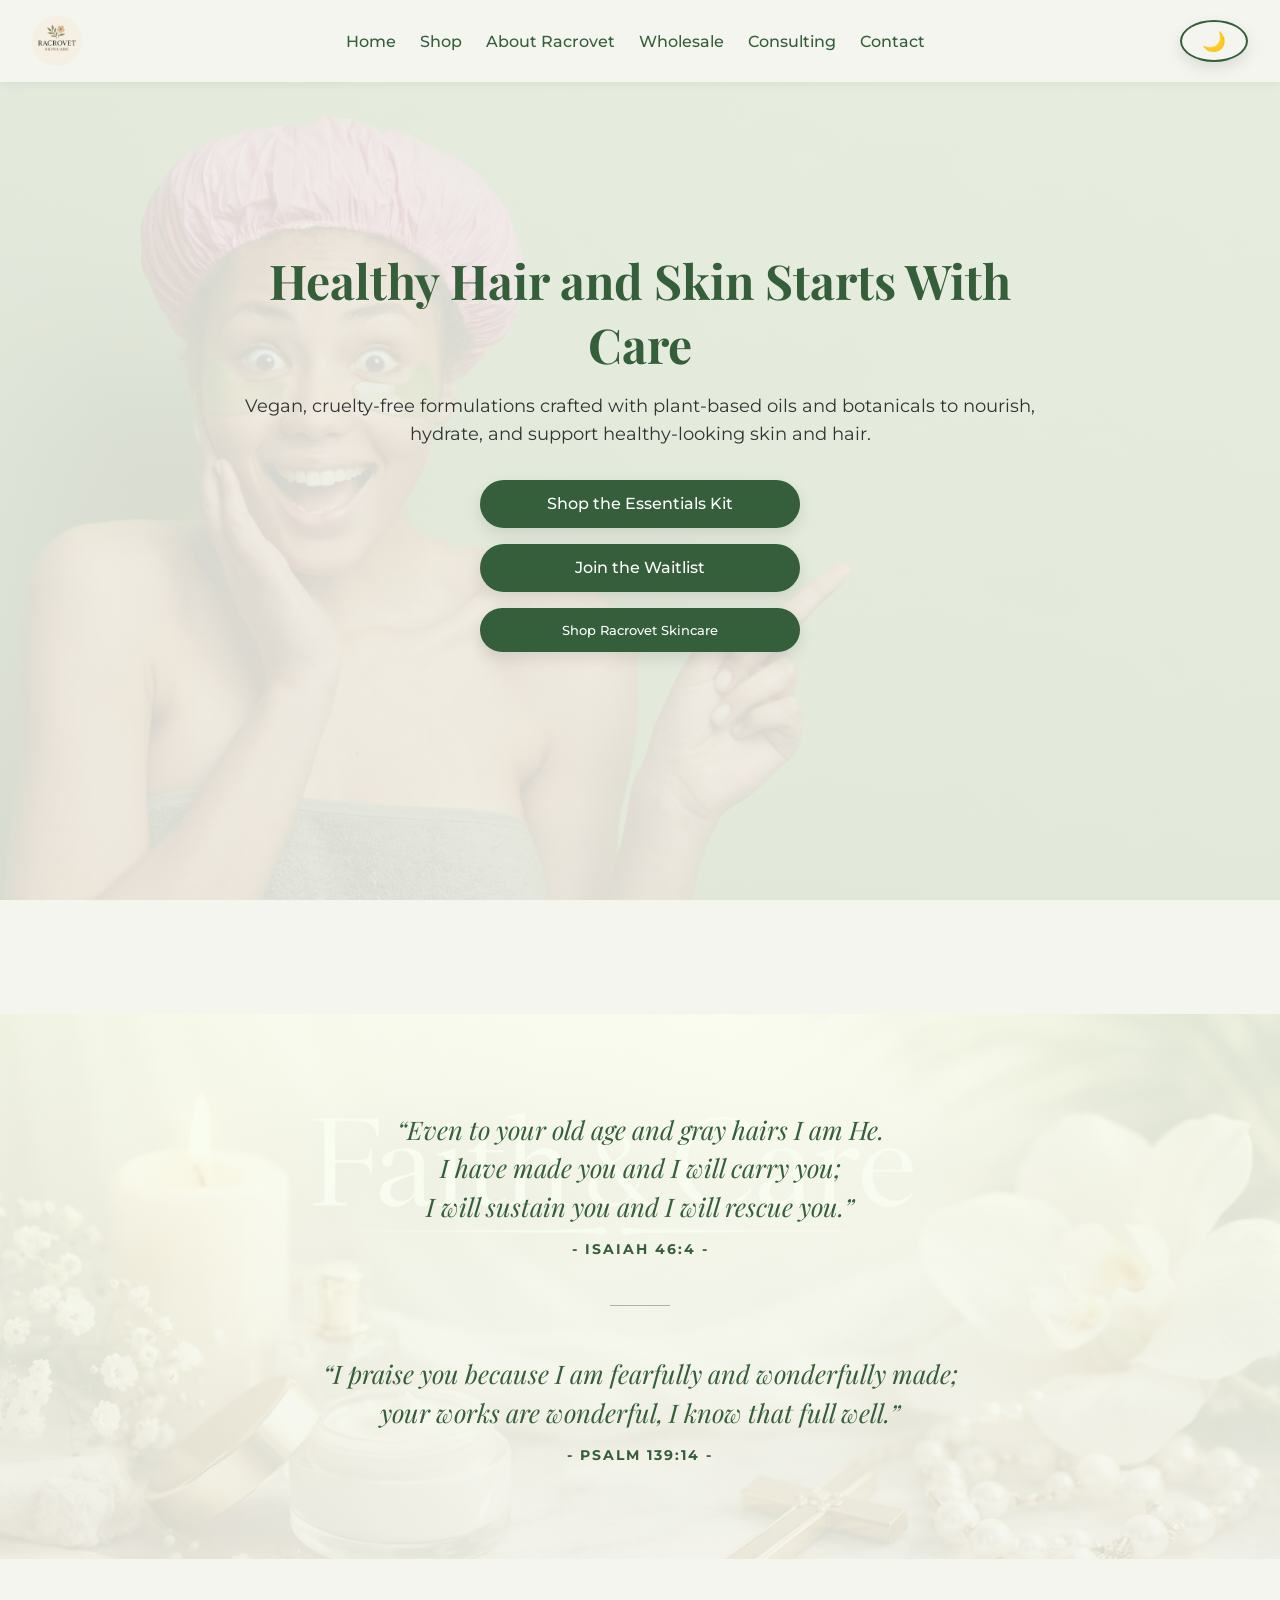
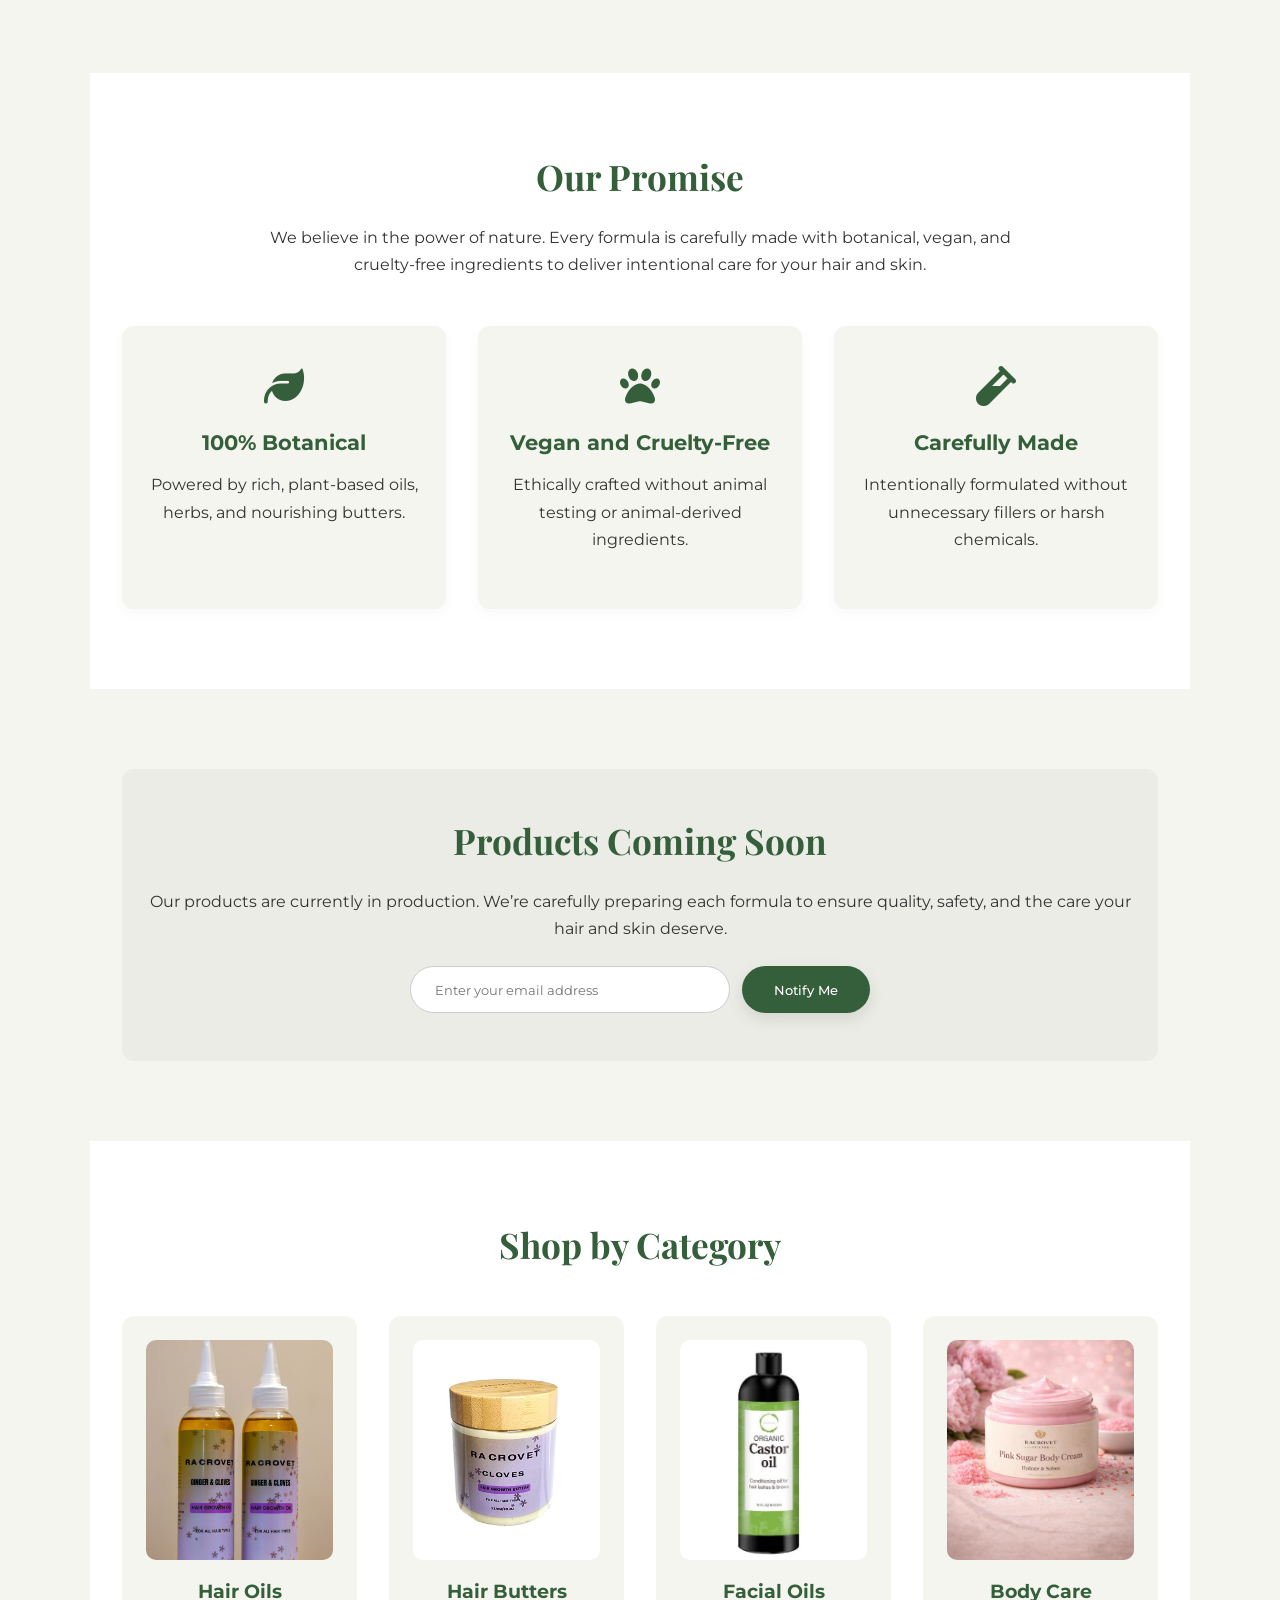
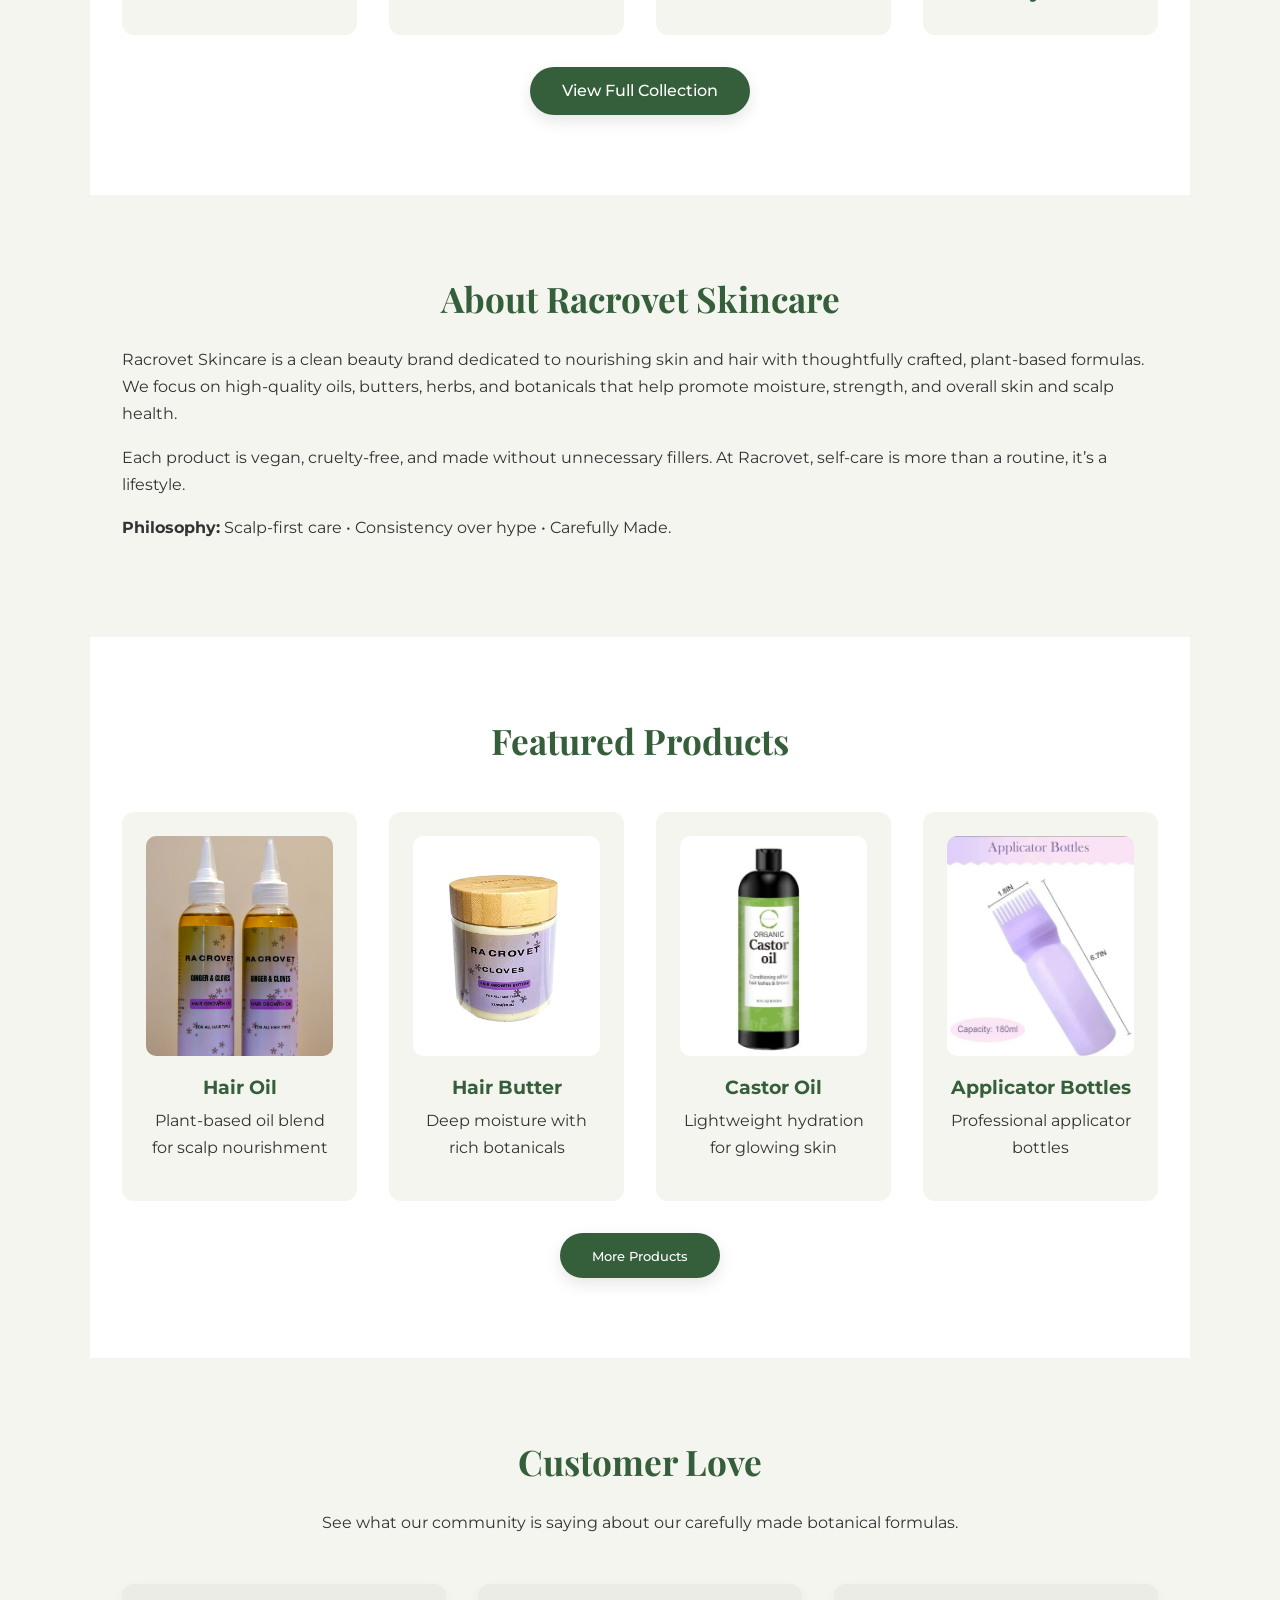
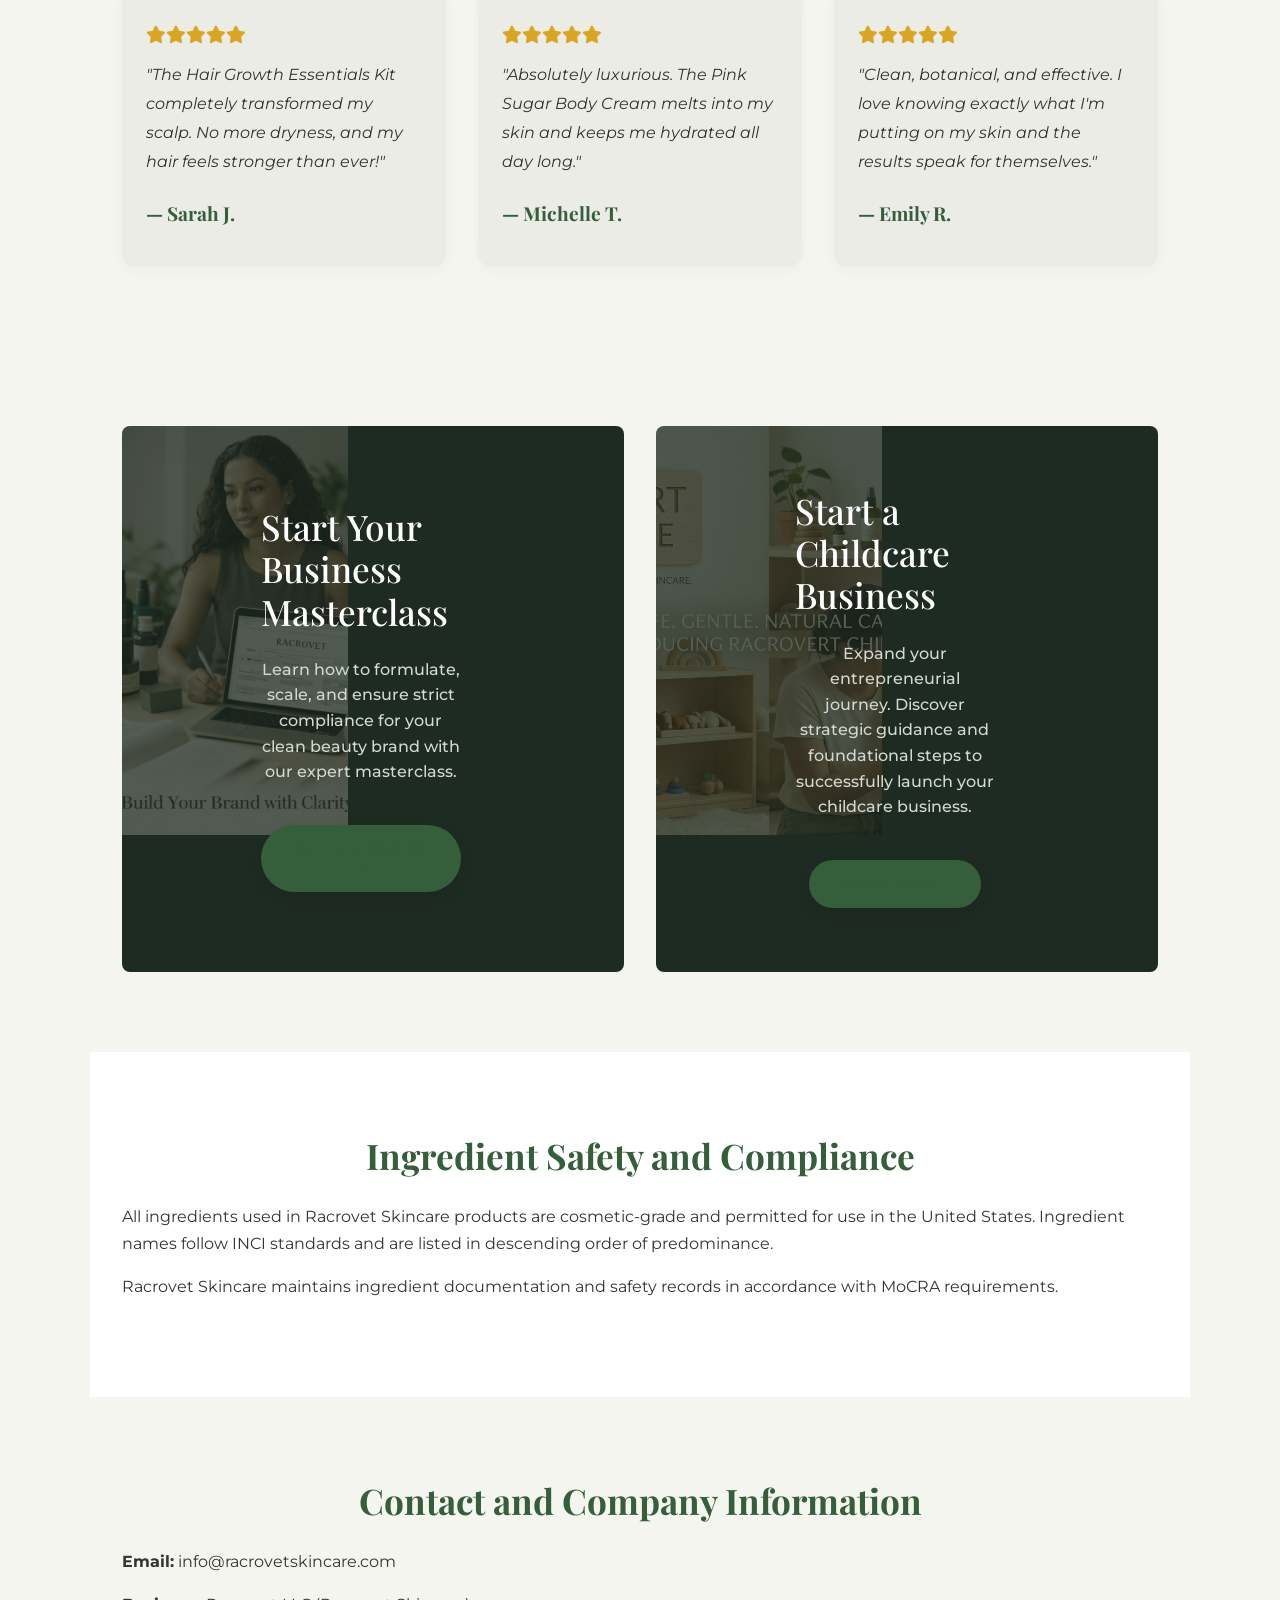
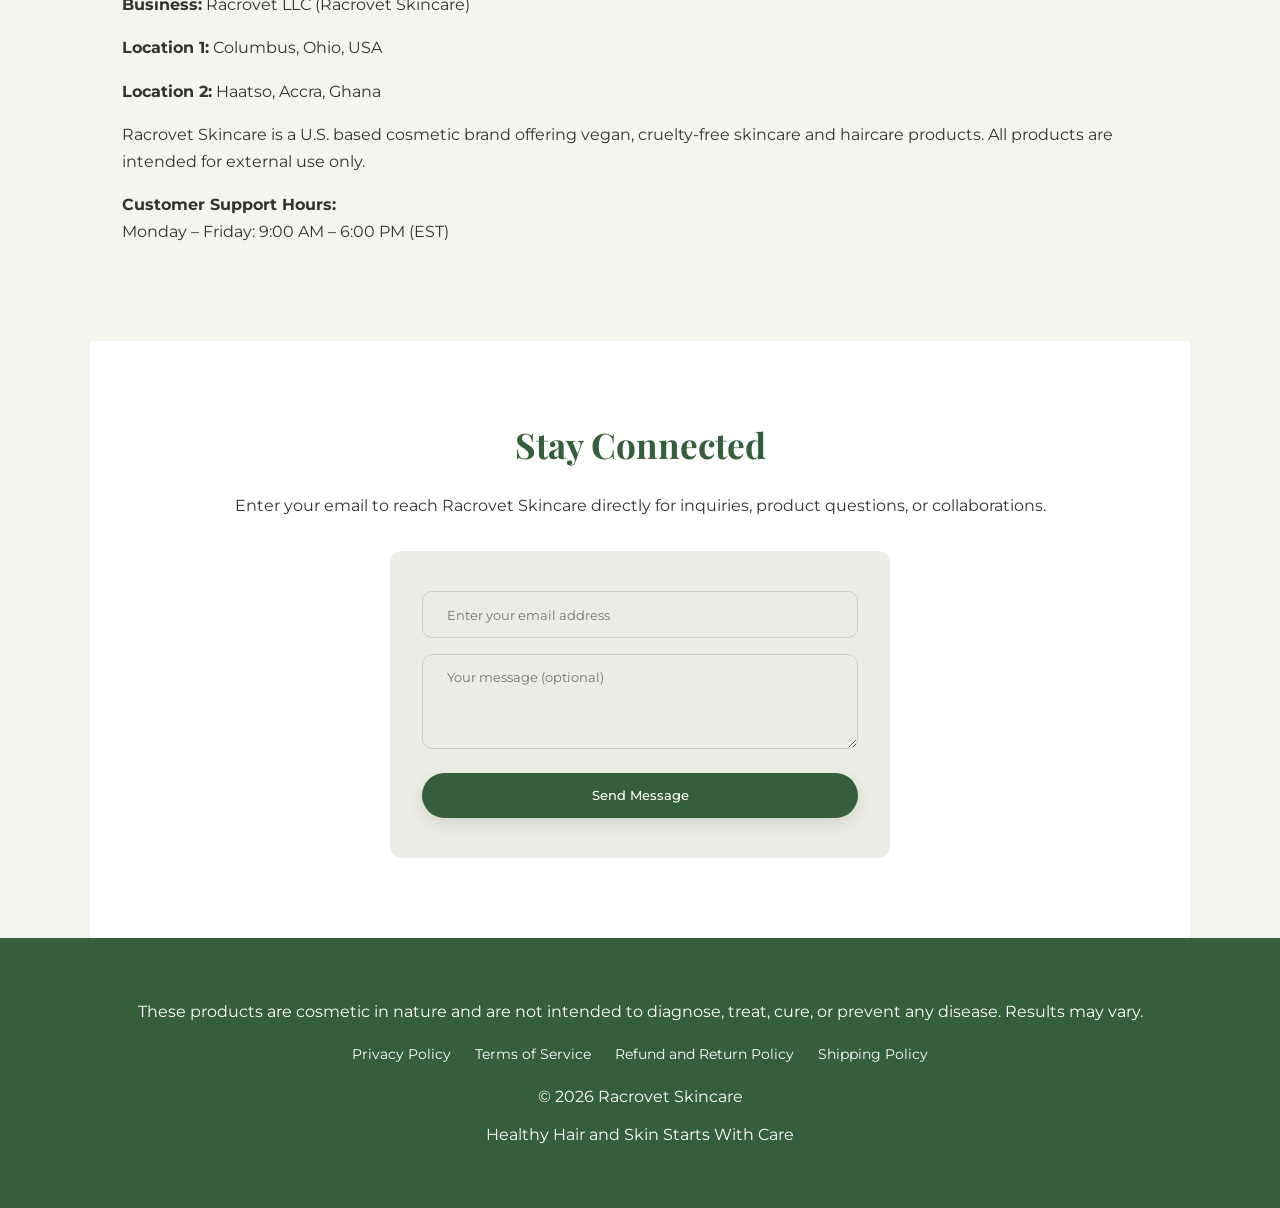
<file: index.html>
<!DOCTYPE html>
<html lang="en">
<head>
  <meta charset="UTF-8" />
  <meta name="viewport" content="width=device-width, initial-scale=1.0" />
  <title>Racrovet Skincare | Healthy Hair and Skin Starts With Care</title>
  <link rel="icon" type="image/x-icon" href="assets/img/logo.jpeg">
  <link href="https://fonts.googleapis.com/css2?family=Playfair+Display:wght@400;500;700&family=Montserrat:wght@300;400;500;700&display=swap" rel="stylesheet">
  <link rel="stylesheet" href="https://cdnjs.cloudflare.com/ajax/libs/font-awesome/6.5.0/css/all.min.css">
  <link rel="stylesheet" href="css/style.css">
</head>
<body>

<!-- NAVBAR -->
<header class="navbar">
  <a href="index.html" class="nav-left" style="text-decoration: none;">
    <img src="assets/img/logo.jpeg" alt="Racrovet Skincare" class="logo-img" onerror="this.src='https://via.placeholder.com/50'">
    <span class="logo-text"></span>
  </a>

  <ul class="nav-links" id="navMenu">
    <li><a href="index.html">Home</a></li>
    <li><a href="shop.html">Shop</a></li>

    <li><a href="index.html#about">About Racrovet</a></li>
    
    <!--li class="dropdown">
      <a href="#">Body Care <i class="fas fa-caret-down"></i></a>
      <ul class="dropdown-menu">
        <li><a href="shop.html#body-scrubs">Body Scrubs</a></li>
        <li><a href="shop.html#body-creams">Body Creams</a></li>
        <li><a href="shop.html#body-oils">Body Oils</a></li>
      </ul>
    </li-->
    
    <li><a href="wholesale.html">Wholesale</a></li>
    <li><a href="consulting.html">Consulting</a></li>
    <li><a href="index.html#contact">Contact</a></li>
  </ul>

  <div style="display: flex; align-items: center; gap: 15px;">
    <button id="darkToggle" class="dark-toggle" aria-label="Toggle Dark Mode">
      <span class="icon moon">🌙</span>
      <span class="icon sun">☀️</span>
    </button>
    <div class="menu-toggle" id="menuToggle">
      <i class="fas fa-bars"></i>
    </div>
  </div>
</header>
    
<!-- HERO SECTION -->
<section id="home" class="hero reveal">
  <div class="hero-content">
    <h1>Healthy Hair and Skin Starts With Care</h1>
    <p>Vegan, cruelty-free formulations crafted with plant-based oils and botanicals to nourish, hydrate, and support healthy-looking skin and hair.</p>
    
    <div class="hero-buttons">
      <a href="hair-growth-kit.html" class="btn">Shop the Essentials Kit</a>
      <a href="#waitlist" class="btn notify-btn" style="display:none;">Join the Waitlist</a>
      <button class="btn" onclick="openWhatsApp()">Shop Racrovet Skincare</button>
    </div>
  </div>
</section>

  <br>
  <br>
  <br>
  <br>
  <br>
  <br>

<!-- FAITH & INSPIRATION SECTION (WITH BANNER PLACEHOLDER) -->
<section class="faith-banner reveal" style="text-align: center; padding: 6rem 1.5rem;">
  <div style="max-width: 800px; margin: 0 auto; position: relative; z-index: 2;">
    <p style="font-family: 'Playfair Display', serif; font-size: 1.6rem; color: var(--green); margin-bottom: 1rem; font-style: italic; line-height: 1.5;">
      “Even to your old age and gray hairs I am He.<br>
      I have made you and I will carry you;<br>
      I will sustain you and I will rescue you.”
    </p>
    <p style="font-family: 'Montserrat', sans-serif; font-size: 0.85rem; color: var(--green); font-weight: 700; text-transform: uppercase; letter-spacing: 2px;">
      - Isaiah 46:4 -
    </p>
    
    <hr style="border: none; border-top: 1px solid var(--green); width: 60px; margin: 3rem auto; opacity: 0.4;">
    
    <p style="font-family: 'Playfair Display', serif; font-size: 1.6rem; color: var(--green); margin-bottom: 1rem; font-style: italic; line-height: 1.5;">
      “I praise you because I am fearfully and wonderfully made;<br>
      your works are wonderful, I know that full well.”
    </p>
    <p style="font-family: 'Montserrat', sans-serif; font-size: 0.85rem; color: var(--green); font-weight: 700; text-transform: uppercase; letter-spacing: 2px;">
      - Psalm 139:14 -
    </p>
  </div>
</section>

  <br>
  <br>
  <br>
  <br>
  <br>
  <br>

<!-- OUR PROMISE / WHY CHOOSE RACROVET -->
<section class="section bg-light reveal">
  <h2>Our Promise</h2>
  <p style="text-align: center; max-width: 750px; margin: 0 auto 3rem;">
    We believe in the power of nature. Every formula is carefully made with botanical, vegan, and cruelty-free ingredients to deliver intentional care for your hair and skin.
  </p>
  
  <div class="steps-container">
    <div class="step-box">
      <i class="fas fa-leaf" style="font-size: 2.5rem; color: var(--green); margin-bottom: 1.5rem;"></i>
      <h3>100% Botanical</h3>
      <p>Powered by rich, plant-based oils, herbs, and nourishing butters.</p>
    </div>
    <div class="step-box">
      <i class="fas fa-paw" style="font-size: 2.5rem; color: var(--green); margin-bottom: 1.5rem;"></i>
      <h3>Vegan and Cruelty-Free</h3>
      <p>Ethically crafted without animal testing or animal-derived ingredients.</p>
    </div>
    <div class="step-box">
      <i class="fas fa-vial" style="font-size: 2.5rem; color: var(--green); margin-bottom: 1.5rem;"></i>
      <h3>Carefully Made</h3>
      <p>Intentionally formulated without unnecessary fillers or harsh chemicals.</p>
    </div>
  </div>
</section>

<!-- COMING SOON BANNER (Waitlist) -->
<section id="waitlist" class="section reveal">
  <div class="coming-soon-banner">
    <h2>Products Coming Soon</h2>
    <p>Our products are currently in production. We’re carefully preparing each formula to ensure quality, safety, and the care your hair and skin deserve.</p>
    <form class="waitlist-form">
      <input type="email" placeholder="Enter your email address" required />
      <button type="submit" class="btn">Notify Me</button>
    </form>
  </div>
</section>

<!-- SHOP BY CATEGORY -->
<section class="section bg-light reveal">
  <h2>Shop by Category</h2>
  <div class="product-grid">
    <div class="product-card" onclick="window.location.href='shop.html'">
      <img src="assets/img/hair growth oil.jpeg" alt="Hair Oils" onerror="this.src='https://via.placeholder.com/250'">
      <h3>Hair Oils</h3>
    </div>
    <div class="product-card" onclick="window.location.href='shop.html'">
      <img src="assets/img/hair growth butter.jpeg" alt="Hair Butters" onerror="this.src='https://via.placeholder.com/250'">
      <h3>Hair Butters</h3>
    </div>
    <div class="product-card" onclick="window.location.href='shop.html'">
      <img src="assets/img/castor oil.jpeg" alt="Facial Oils" onerror="this.src='https://via.placeholder.com/250'">
      <h3>Facial Oils</h3>
    </div>
    <div class="product-card" onclick="window.location.href='shop.html'">
      <img src="assets/img/pink-sugar-cream.jpg" alt="Body Care" onerror="this.src='https://via.placeholder.com/250'">
      <h3>Body Care</h3>
    </div>
  </div>
  
  <div class="center">
    
    <!--a href="shop.html" class="btn outline-btn" style="color: var(--green); border-color: var(--green);">View Full Collection</a-->
    
    <a href="shop.html" class="btn">View Full Collection</a>
    
  </div>
  
</section>

<!-- ABOUT SECTION -->
<section id="about" class="section reveal">
  <h2>About Racrovet Skincare</h2>
  <p>
    Racrovet Skincare is a clean beauty brand dedicated to nourishing skin and hair with thoughtfully crafted, plant-based formulas. 
    We focus on high-quality oils, butters, herbs, and botanicals that help promote moisture, strength, and overall skin and scalp health.
  </p>
  <p>
    Each product is vegan, cruelty-free, and made without unnecessary fillers. At Racrovet, self-care is more than a routine, it’s a lifestyle.
  </p>
  <p style="margin-top: 1rem;"><strong>Philosophy:</strong> Scalp-first care • Consistency over hype • Carefully Made.</p>
</section>

<!-- FEATURED PRODUCTS -->
<section id="products" class="section bg-light reveal">
  <h2>Featured Products</h2>
  <div class="product-grid">
    <div class="product-card" onclick="openModal('Hair Growth Oil','Scalp nourishing botanical oil','$18.00')">
      <img src="assets/img/hair growth oil.jpeg" alt="Hair Oil" onerror="this.src='https://via.placeholder.com/250'">
      <h3>Hair Oil</h3>
      <p>Plant-based oil blend for scalp nourishment</p>
      <span class="price">$18.00</span>
    </div>

    <div class="product-card" onclick="openModal('Hair Growth Butter','Deep hydration butter','$24.99')">
      <img src="assets/img/hair growth butter.jpeg" alt="Hair Butter" onerror="this.src='https://via.placeholder.com/250'">
      <h3>Hair Butter</h3>
      <p>Deep moisture with rich botanicals</p>
      <span class="price">$24.99</span>
    </div>

    <div class="product-card" onclick="openModal('Castor Oil','Lightweight glow oil','$18.99')">
      <img src="assets/img/castor oil.jpeg" alt="Castor Oil" onerror="this.src='https://via.placeholder.com/250'">
      <h3>Castor Oil</h3>
      <p>Lightweight hydration for glowing skin</p>
      <span class="price">$18.99</span>
    </div>

    <div class="product-card" onclick="openModal('Applicator Bottles','Applicator for hair with scrubs','$4.50')">
      <img src="assets/img/applicator bottles.jpeg" alt="Applicator Bottles" onerror="this.src='https://via.placeholder.com/250'">
      <h3>Applicator Bottles</h3>
      <p>Professional applicator bottles</p>
      <span class="price">$4.50</span>
    </div>
  </div>
  <div class="center">
    <button class="btn" onclick="openWhatsApp()">More Products</button>
  </div>
</section>

<!-- CUSTOMER LOVE / TESTIMONIALS -->
<section class="section reveal">
  <h2>Customer Love</h2>
  <p style="text-align: center; margin-bottom: 3rem;">See what our community is saying about our carefully made botanical formulas.</p>
  
  <div class="steps-container">
    <div class="step-box" style="text-align: left; background: var(--bg-soft);">
      <div style="color: #DAA520; margin-bottom: 1rem; font-size: 1.1rem;">
        <i class="fas fa-star"></i><i class="fas fa-star"></i><i class="fas fa-star"></i><i class="fas fa-star"></i><i class="fas fa-star"></i>
      </div>
      <p style="font-style: italic; margin-bottom: 1.5rem; line-height: 1.8;">"The Hair Growth Essentials Kit completely transformed my scalp. No more dryness, and my hair feels stronger than ever!"</p>
      <h4 style="color: var(--green); font-family: 'Playfair Display', serif; font-size: 1.2rem;">— Sarah J.</h4>
    </div>
    
    <div class="step-box" style="text-align: left; background: var(--bg-soft);">
      <div style="color: #DAA520; margin-bottom: 1rem; font-size: 1.1rem;">
        <i class="fas fa-star"></i><i class="fas fa-star"></i><i class="fas fa-star"></i><i class="fas fa-star"></i><i class="fas fa-star"></i>
      </div>
      <p style="font-style: italic; margin-bottom: 1.5rem; line-height: 1.8;">"Absolutely luxurious. The Pink Sugar Body Cream melts into my skin and keeps me hydrated all day long."</p>
      <h4 style="color: var(--green); font-family: 'Playfair Display', serif; font-size: 1.2rem;">— Michelle T.</h4>
    </div>
    
    <div class="step-box" style="text-align: left; background: var(--bg-soft);">
      <div style="color: #DAA520; margin-bottom: 1rem; font-size: 1.1rem;">
        <i class="fas fa-star"></i><i class="fas fa-star"></i><i class="fas fa-star"></i><i class="fas fa-star"></i><i class="fas fa-star"></i>
      </div>
      <p style="font-style: italic; margin-bottom: 1.5rem; line-height: 1.8;">"Clean, botanical, and effective. I love knowing exactly what I'm putting on my skin and the results speak for themselves."</p>
      <h4 style="color: var(--green); font-family: 'Playfair Display', serif; font-size: 1.2rem;">— Emily R.</h4>
    </div>
  </div>
</section>

<!-- BUSINESS MASTERCLASS & CHILDCARE -->
<section class="consulting-split-section section reveal" style="margin-top: 0;">
  <!-- Box 1 -->
  <div class="split-box">
    <div class="split-content">
      <h2>Start Your Business Masterclass</h2>
      <p>Learn how to formulate, scale, and ensure strict compliance for your clean beauty brand with our expert masterclass.</p>
      <a href="consulting.html#booking" class="btn secondary-btn" style="color: #fff; border-color: #fff;">Join the Waitlist &rarr;</a>
    </div>
    <img src="assets/img/strategy.jpeg" alt="Masterclass" class="floating-img" onerror="this.src='https://via.placeholder.com/400x500'">
  </div>

  <!-- Box 2 -->
  <div class="split-box">
    <div class="split-content">
      <h2>Start a Childcare Business</h2>
      <p>Expand your entrepreneurial journey. Discover strategic guidance and foundational steps to successfully launch your childcare business.</p>
      <a href="mailto:consulting@racrovetskincare.com" class="btn secondary-btn" style="color: #fff; border-color: #fff;">Learn More &rarr;</a>
    </div>
    <img src="assets/img/childcare.jpg" alt="Childcare Business" class="floating-img" onerror="this.src='https://via.placeholder.com/400x500'">
  </div>
</section>

<!-- COMPLIANCE -->
<section id="compliance" class="section bg-light reveal">
  <h2>Ingredient Safety and Compliance</h2>
  <p>All ingredients used in Racrovet Skincare products are cosmetic-grade and permitted for use in the United States. Ingredient names follow INCI standards and are listed in descending order of predominance.</p>
  <p>Racrovet Skincare maintains ingredient documentation and safety records in accordance with MoCRA requirements.</p>
</section>
  
<!-- CONTACT -->
<section id="contact" class="section reveal">
  <h2>Contact and Company Information</h2>
  <p><strong>Email:</strong> info@racrovetskincare.com</p>
  <p><strong>Business:</strong> Racrovet LLC (Racrovet Skincare)</p>
  <p><strong>Location 1:</strong> Columbus, Ohio, USA</p>
  <p><strong>Location 2:</strong> Haatso, Accra, Ghana</p>
  <p>Racrovet Skincare is a U.S. based cosmetic brand offering vegan, cruelty-free skincare and haircare products. All products are intended for external use only.</p>
  <p><strong>Customer Support Hours:</strong><br>Monday – Friday: 9:00 AM – 6:00 PM (EST)</p>
</section>
  
<!-- EMAIL SIGNUP -->
<section id="newsletter" class="section bg-light reveal">
  <h2>Stay Connected</h2>
  <p style="text-align: center;">Enter your email to reach Racrovet Skincare directly for inquiries, product questions, or collaborations.</p>

  <form class="email-form" action="mailto:info@racrovetskincare.com" method="POST" enctype="text/plain">
    <input type="email" name="email" placeholder="Enter your email address" required>
    <textarea name="message" placeholder="Your message (optional)" rows="4"></textarea>
    <button type="submit" class="btn">Send Message</button>
  </form>
</section>
  
<!-- FOOTER -->
<footer class="reveal">
  <p>These products are cosmetic in nature and are not intended to diagnose, treat, cure, or prevent any disease. Results may vary.</p>
  <div class="footer-links">
    <a href="#">Privacy Policy</a>
    <a href="#">Terms of Service</a>
    <a href="#">Refund and Return Policy</a>
    <a href="#">Shipping Policy</a>
  </div>
  <p>© 2026 Racrovet Skincare <br><br> Healthy Hair and Skin Starts With Care</p>
</footer>

<!-- PRODUCT MODAL -->
<div class="modal" id="productModal">
  <div class="modal-content">
    <span class="close" onclick="closeModal()">&times;</span>
    <h3 id="modalTitle"></h3>
    <p id="modalDesc"></p>
    <strong id="modalPrice"></strong>
    <button class="btn" onclick="openWhatsApp()" style="width: 100%;">Order on WhatsApp</button>
  </div>
</div>

<!-- BACK TO TOP -->
<button id="toTop"><i class="fas fa-chevron-up"></i></button>
  
<script src="js/script.js"></script>
</body>
</html>
</file>
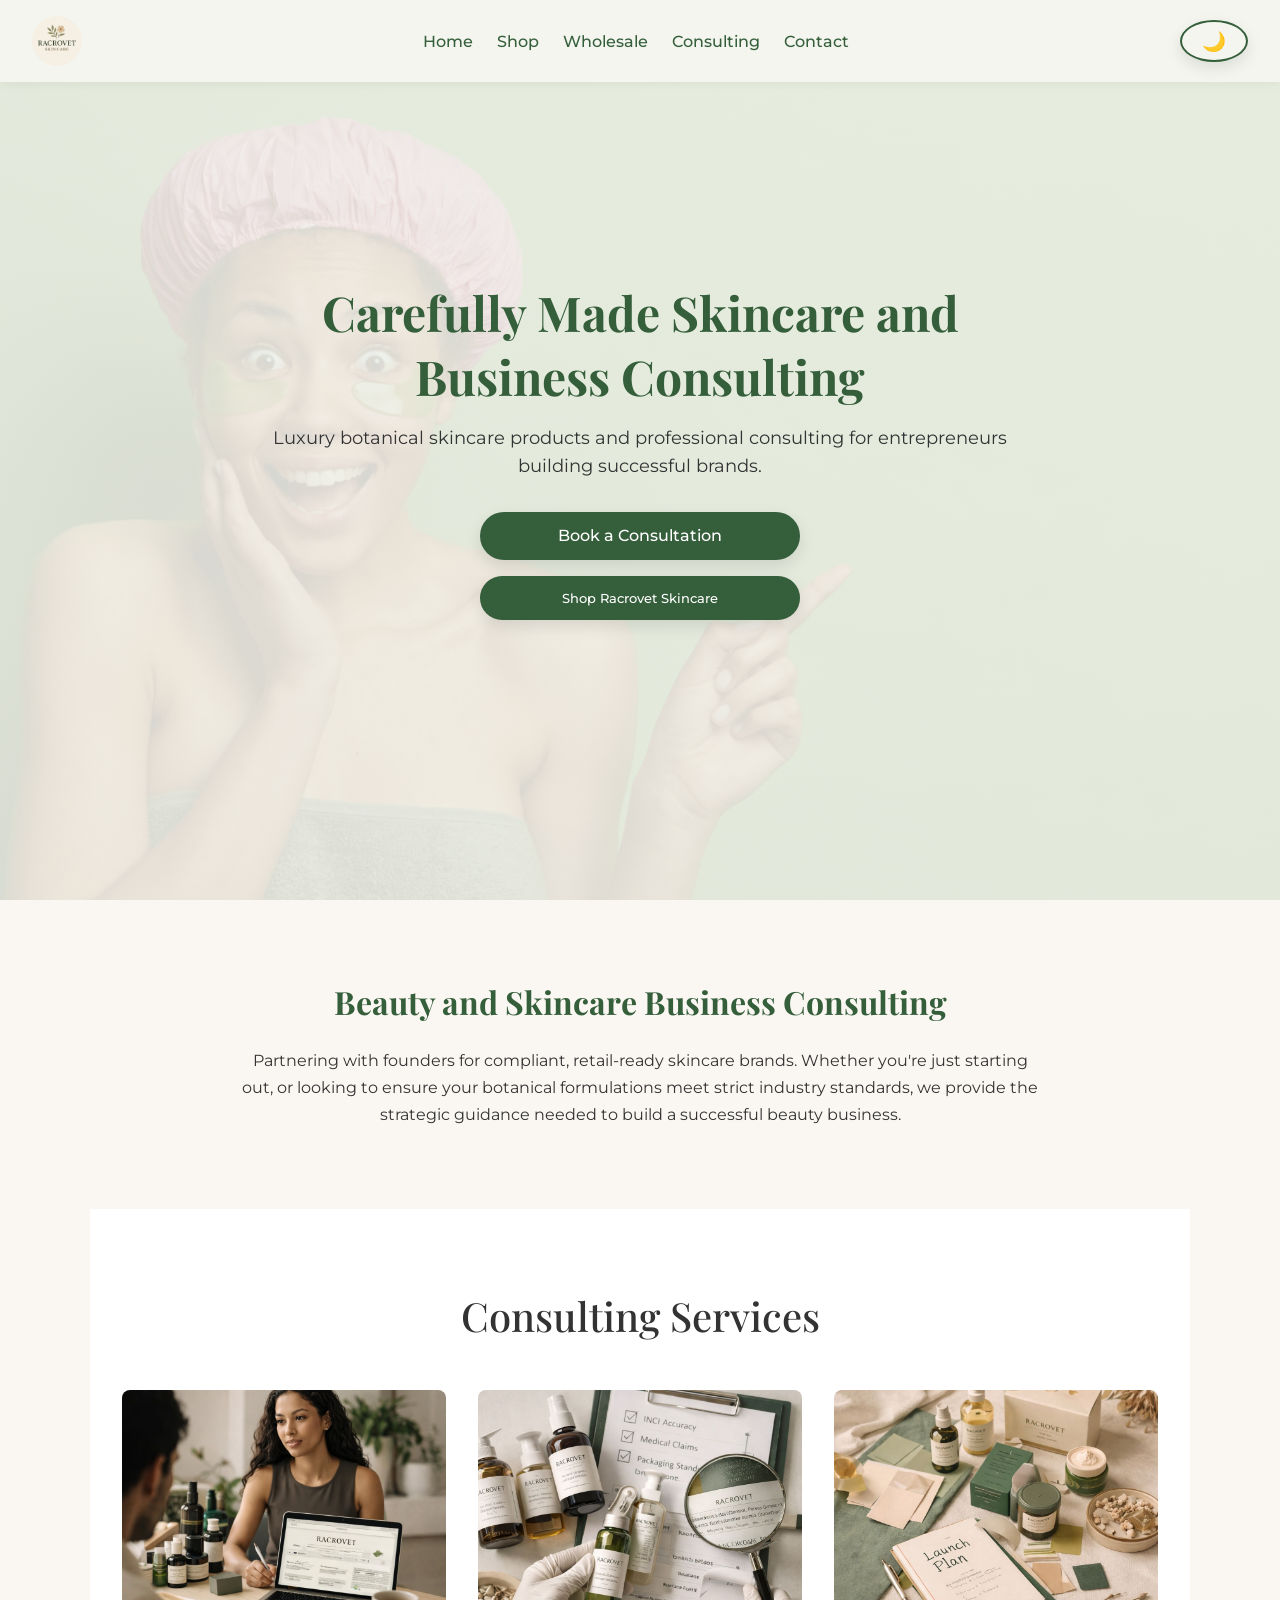
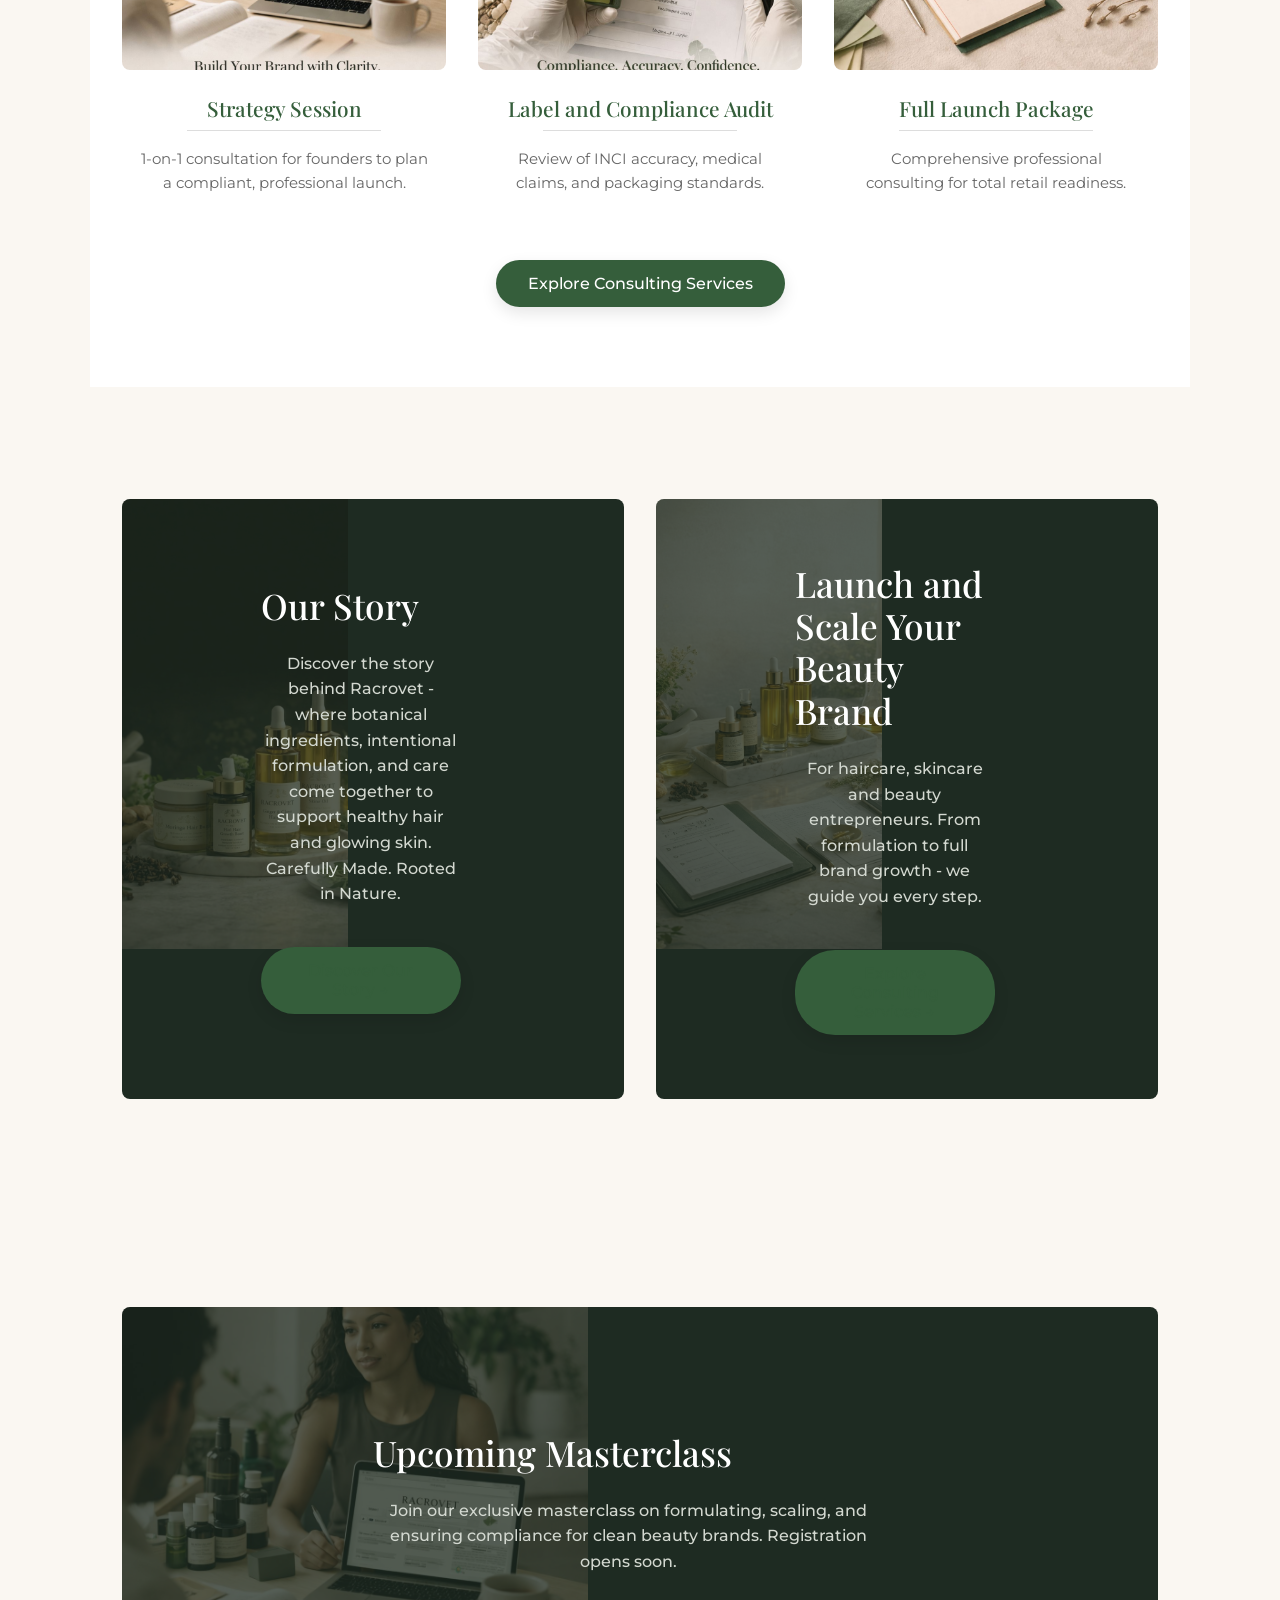
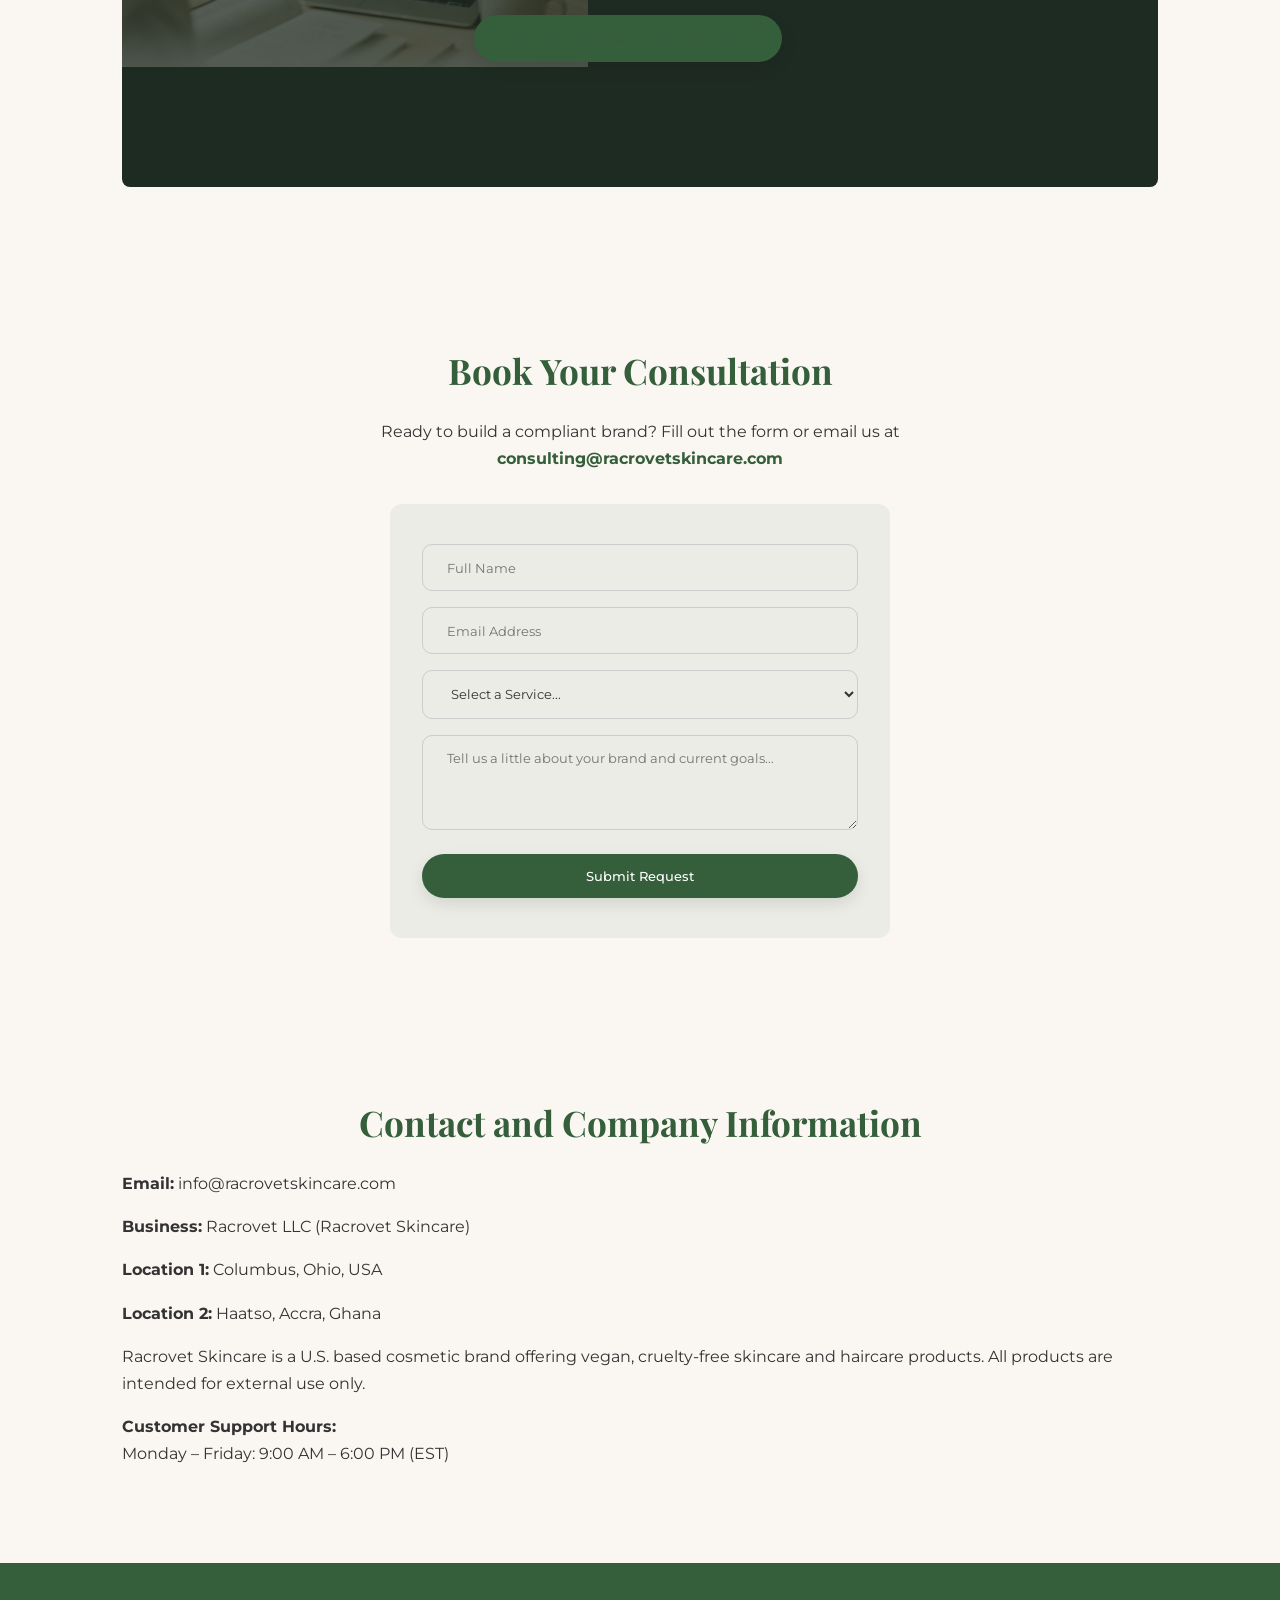
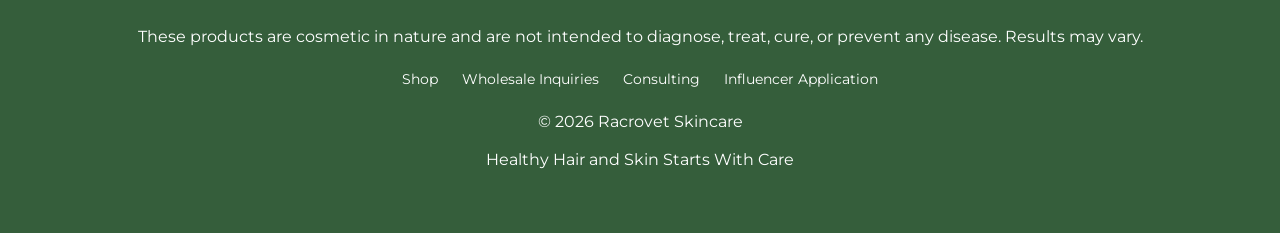
<file: consulting.html>
<!DOCTYPE html>
<html lang="en">
<head>
  <meta charset="UTF-8" />
  <meta name="viewport" content="width=device-width, initial-scale=1.0" />
  <title>Racrovet Consulting - Beauty and Skincare Business Consulting</title>
  <link rel="icon" type="image/x-icon" href="assets/img/logo.jpeg">
  <link href="https://fonts.googleapis.com/css2?family=Playfair+Display:wght@400;500;700&family=Montserrat:wght@300;400;500&display=swap" rel="stylesheet">
  <link rel="stylesheet" href="https://cdnjs.cloudflare.com/ajax/libs/font-awesome/6.5.0/css/all.min.css">
  <link rel="stylesheet" href="css/style.css">
</head>
<body class="consulting-page-body">

<!-- NAVBAR -->
<header class="navbar">
  <a href="index.html" class="nav-left" style="text-decoration: none;">
    <img src="assets/img/logo.jpeg" alt="Racrovet Skincare" class="logo-img" onerror="this.src='https://via.placeholder.com/50'">
    <span class="logo-text"></span>
  </a>
  
  <ul class="nav-links" id="navMenu">
    <li><a href="index.html">Home</a></li>
    <li><a href="shop.html">Shop</a></li>
    
    <!--li class="dropdown">
      <a href="#">Body Care <i class="fas fa-caret-down"></i></a>
      <ul class="dropdown-menu">
        <li><a href="shop.html#body-scrubs">Body Scrubs</a></li>
        <li><a href="shop.html#body-creams">Body Creams</a></li>
        <li><a href="shop.html#body-oils">Body Oils</a></li>
      </ul>
    </li-->
    
    <li><a href="wholesale.html">Wholesale</a></li>
    <li><a href="consulting.html">Consulting</a></li>
    <li><a href="consulting.html#contact">Contact</a></li>
  </ul>
  
  <div style="display: flex; align-items: center; gap: 15px;">
    <button id="darkToggle" class="dark-toggle" aria-label="Toggle Dark Mode">
      <span class="icon moon">🌙</span>
      <span class="icon sun">☀️</span>
    </button>
    <div class="menu-toggle" id="menuToggle">
      <i class="fas fa-bars"></i>
    </div>
  </div>
</header>

<!-- 1. CONSULTING HERO BANNER -->
<section class="hero reveal">
  <div class="hero-content">
    <h1>Carefully Made Skincare and Business Consulting</h1>
    <p>Luxury botanical skincare products and professional consulting for entrepreneurs building successful brands.</p>
    <div class="hero-buttons">
      <a href="#booking" class="btn">Book a Consultation</a>
      <button class="btn" onclick="openWhatsApp()">Shop Racrovet Skincare</button>
    </div>
  </div>
</section>

<!-- 2. ABOUT CONSULTING -->
<section class="section reveal">
  <h2 style="font-size: 2rem;">Beauty and Skincare Business Consulting</h2>
  <p style="text-align: center; max-width: 800px; margin: auto;">
    Partnering with founders for compliant, retail-ready skincare brands. Whether you're just starting out, or looking to ensure your botanical formulations meet strict industry standards, we provide the strategic guidance needed to build a successful beauty business.
  </p>
</section>
  

<!-- 3. SERVICES GRID -->
<section id="services" class="consulting-grid-section section bg-light reveal">
  <h2>Consulting Services</h2>
  
  <div class="consulting-grid">
    <!-- Card 1 -->
    <div class="consult-card">
      <div class="consult-img-box">
        <img src="assets/img/strategy.jpeg" alt="Strategy Session" onerror="this.src='https://via.placeholder.com/200'">
      </div>
      <h3>Strategy Session</h3>
      <p class="price">$175</p>
      <hr>
      <p class="desc">1-on-1 consultation for founders to plan a compliant, professional launch.</p>
    </div>

    <!-- Card 2 -->
    <div class="consult-card">
      <div class="consult-img-box">
        <img src="assets/img/audit.jpeg" alt="Label & Compliance Audit" onerror="this.src='https://via.placeholder.com/200'">
      </div>
      <h3>Label and Compliance Audit</h3>
      <p class="price">$450</p>
      <hr>
      <p class="desc">Review of INCI accuracy, medical claims, and packaging standards.</p>
    </div>

    <!-- Card 3 -->
    <div class="consult-card">
      <div class="consult-img-box">
        <img src="assets/img/launch.jpeg" alt="Full Launch Package" onerror="this.src='https://via.placeholder.com/200'">
      </div>
      <h3>Full Launch Package</h3>
      <p class="price">$1,250</p>
      <hr>
      <p class="desc">Comprehensive professional consulting for total retail readiness.</p>
    </div>
  </div>

  <div class="center" style="margin-top: 3rem;">
    <a href="#booking" class="btn">Explore Consulting Services</a>
  </div>
</section>

 
  
<!-- 4. SPLIT INFO SECTION (Our Story & Build Your Business) -->
<section class="consulting-split-section section reveal">
  <!-- Box 1 -->
  <div class="split-box">
    <img src="assets/img/our_story.jpg" alt="Our Story" class="floating-img" onerror="this.src='https://via.placeholder.com/600x600'">
    <div class="split-content">
      <h2>Our Story</h2>
      <p>Discover the story behind Racrovet - where botanical ingredients, intentional formulation, and care come together to support healthy hair and glowing skin. Carefully Made. Rooted in Nature.</p>
      <a href="index.html#about" class="btn secondary-btn">Discover Our Story &rarr;</a>
    </div>
  </div>

  <!-- Box 2 -->
  <div class="split-box">
    <img src="assets/img/build_your_business.jpg" alt="Build Business" class="floating-img" onerror="this.src='https://via.placeholder.com/600x600'">
    <div class="split-content">
      <h2>Launch and Scale Your Beauty Brand</h2>
      <p>For haircare, skincare and beauty entrepreneurs. From formulation to full brand growth - we guide you every step.</p>
      <a href="consulting.html#services" class="btn secondary-btn">Explore Consulting Services &rarr;</a>
    </div>
  </div>
</section>

<!-- 5. MASTERCLASS SECTION (Given the same background treatment!) -->
<section class="section reveal" style="margin-top: 3rem;">
  <div class="coming-soon-banner split-box" style="padding: 5rem 2rem;">
    <!-- Add a background image for the masterclass here if you want! -->
    <img src="assets/img/strategy.jpeg" alt="Masterclass" class="floating-img" onerror="this.src='https://via.placeholder.com/1000x400'">
    <div class="split-content" style="max-width: 700px; margin: 0 auto;">
      <h2>Upcoming Masterclass</h2>
      <p>Join our exclusive masterclass on formulating, scaling, and ensuring compliance for clean beauty brands. Registration opens soon.</p>
      <a href="consulting.html#booking" class="btn secondary-btn">Join the Masterclass Waitlist &rarr;</a>
    </div>
  </div>
</section>

  

<!-- 6. CALL-TO-ACTION BOOKING FORM -->
<section id="booking" class="section reveal">
  <h2>Book Your Consultation</h2>
  <p style="text-align: center; margin-bottom: 2rem;">Ready to build a compliant brand? Fill out the form or email us at <br> <a href="mailto:consulting@racrovetskincare.com" style="color: var(--green); font-weight: bold; text-decoration: none;">consulting@racrovetskincare.com</a></p>
  
  <form class="email-form" action="mailto:consulting@racrovetskincare.com" method="POST" enctype="text/plain">
    <input type="text" name="name" placeholder="Full Name" required>
    <input type="email" name="email" placeholder="Email Address" required>
    
    <select name="service" required>
      <option value="" disabled selected>Select a Service...</option>
      <option value="Strategy Session">Strategy Session ($175)</option>
      <option value="Compliance Audit">Label & Compliance Audit ($450)</option>
      <option value="Full Launch Package">Full Launch Package ($1,250)</option>
      <option value="Masterclass Waitlist">Masterclass Waitlist</option>
      <option value="General Inquiry">General Consulting Inquiry</option>
    </select>
    
    <textarea name="message" placeholder="Tell us a little about your brand and current goals..." rows="4"></textarea>
    <button type="submit" class="btn">Submit Request</button>
  </form>
</section>
  

<!-- CONTACT -->
<section id="contact" class="section reveal">
  <h2>Contact and Company Information</h2>
  <p><strong>Email:</strong> info@racrovetskincare.com</p>
  <p><strong>Business:</strong> Racrovet LLC (Racrovet Skincare)</p>
  <p><strong>Location 1:</strong> Columbus, Ohio, USA</p>
  <p><strong>Location 2:</strong> Haatso, Accra, Ghana</p>
  <p>Racrovet Skincare is a U.S. based cosmetic brand offering vegan, cruelty-free skincare and haircare products. All products are intended for external use only.</p>
  <p><strong>Customer Support Hours:</strong><br>Monday – Friday: 9:00 AM – 6:00 PM (EST)</p>
</section>

  
<!-- FOOTER -->
<footer class="reveal">
  <p>These products are cosmetic in nature and are not intended to diagnose, treat, cure, or prevent any disease. Results may vary.</p>
  <div class="footer-links">
    <a href="shop.html">Shop</a>
    <a href="wholesale.html">Wholesale Inquiries</a>
    <a href="consulting.html">Consulting</a>
    <a href="influencer-application.html">Influencer Application</a>
  </div>
  <p>© 2026 Racrovet Skincare <br><br> Healthy Hair and Skin Starts With Care</p>
</footer>

<!-- BACK TO TOP -->
<button id="toTop"><i class="fas fa-chevron-up"></i></button>

<script src="js/script.js"></script>
</body>
</html>
</file>
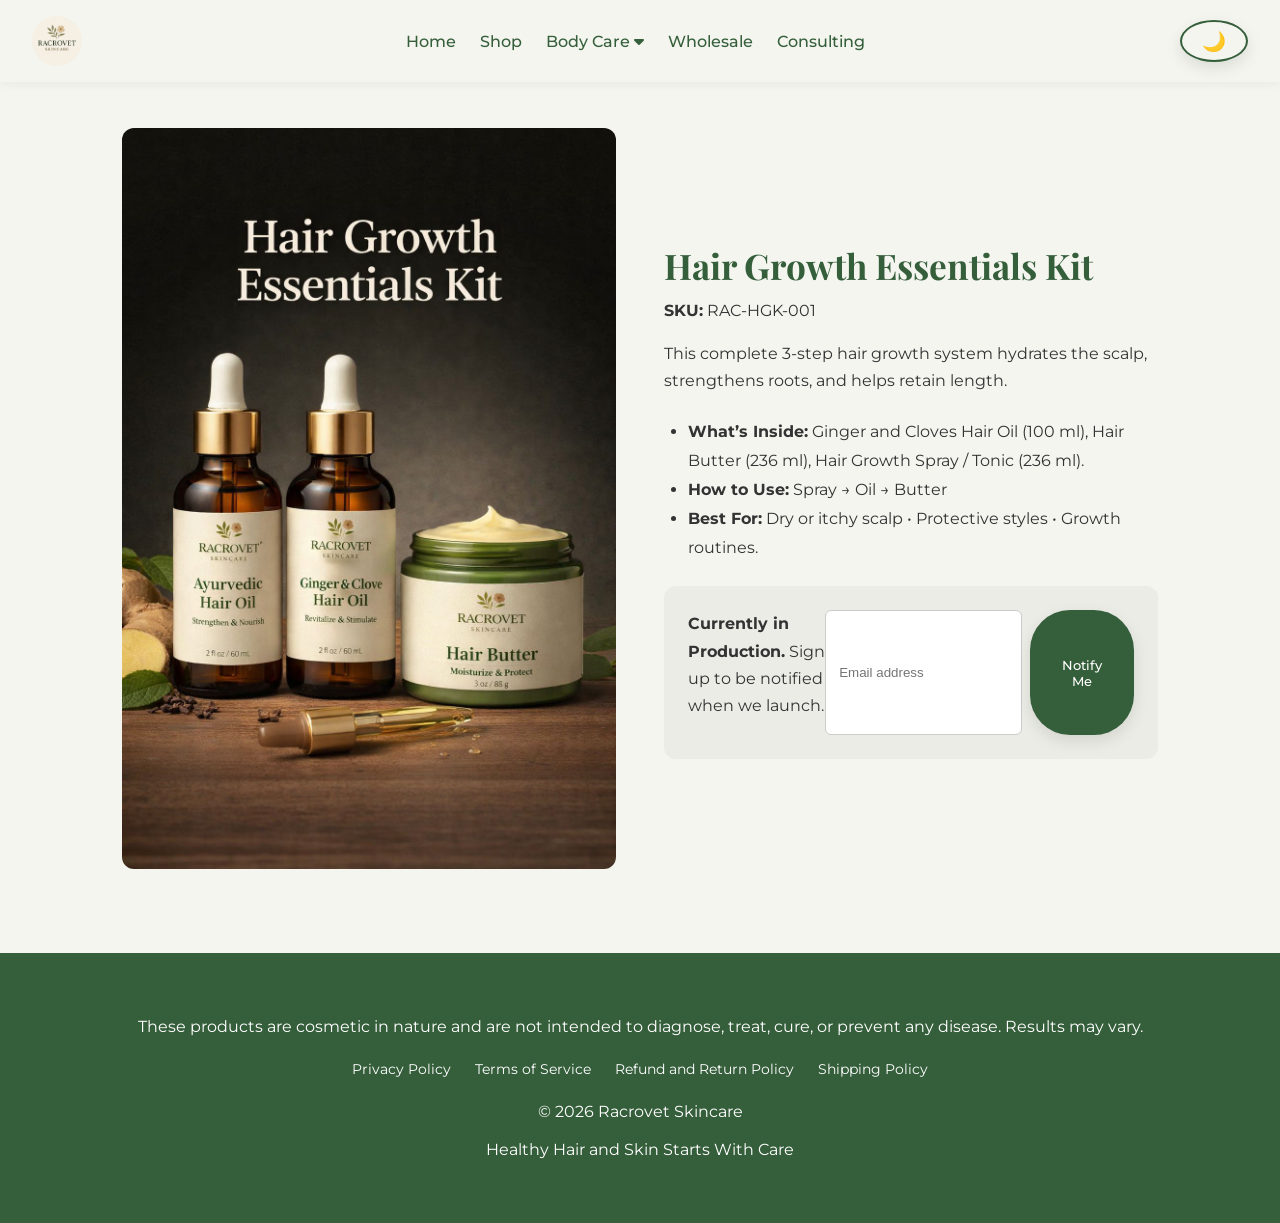
<file: hair-growth-kit.html>
<!DOCTYPE html>
<html lang="en">
<head>
  <meta charset="UTF-8" />
  <meta name="viewport" content="width=device-width, initial-scale=1.0" />
  <title>Hair Growth Essentials Kit | Racrovet Skincare</title>
  <link href="https://fonts.googleapis.com/css2?family=Playfair+Display:wght@500;700&family=Montserrat:wght@300;400;500&display=swap" rel="stylesheet">
  <link rel="stylesheet" href="https://cdnjs.cloudflare.com/ajax/libs/font-awesome/6.5.0/css/all.min.css">
  <link rel="stylesheet" href="css/style.css">
</head>
<body>

<!-- NAVBAR HERE -->
  <header class="navbar">
  <a href="index.html" class="nav-left" style="text-decoration: none;">
    <img src="assets/img/logo.jpeg" alt="Racrovet Skincare" class="logo-img" onerror="this.src='https://via.placeholder.com/50'">
    <span class="logo-text"></span>
  </a>

  <ul class="nav-links" id="navMenu">
    <li><a href="index.html">Home</a></li>
    <li><a href="shop.html">Shop</a></li>
    <li class="dropdown">
      <a href="#">Body Care <i class="fas fa-caret-down"></i></a>
      <ul class="dropdown-menu">
        <li><a href="shop.html#body-scrubs">Body Scrubs</a></li>
        <li><a href="shop.html#body-creams">Body Creams</a></li>
        <li><a href="shop.html#body-oils">Body Oils</a></li>
      </ul>
    </li>
    <li><a href="wholesale.html">Wholesale</a></li>
    <li><a href="consulting.html">Consulting</a></li>
  </ul>

  <div style="display: flex; align-items: center; gap: 15px;">
    <button id="darkToggle" class="dark-toggle" aria-label="Toggle Dark Mode">
      <span class="icon moon">🌙</span>
      <span class="icon sun">☀️</span>
    </button>
    <div class="menu-toggle" id="menuToggle">
      <i class="fas fa-bars"></i>
    </div>
  </div>
</header>

<section class="section reveal" style="padding-top: 8rem; display: flex; flex-wrap: wrap; gap: 3rem;">
  
  <div style="flex: 1; min-width: 300px;">
    <img src="assets/img/hair-growth-kit.jpg" alt="Hair Growth Essentials Kit" style="width: 100%; border-radius: 12px;" onerror="this.src='https://via.placeholder.com/600'">
  </div>

  <div style="flex: 1; min-width: 300px; display: flex; flex-direction: column; justify-content: center;">
    <h2 style="text-align: left; margin-bottom: 0.5rem;">Hair Growth Essentials Kit</h2>
    <p class="price" style="font-size: 1.5rem; color: var(--light-green); margin-bottom: 1.5rem;">$62.00</p>
    
    <p><strong>SKU:</strong> RAC-HGK-001</p>
    <p style="margin-bottom: 1.5rem;">This complete 3-step hair growth system hydrates the scalp, strengthens roots, and helps retain length.</p>
    
    <ul style="margin-left: 1.5rem; margin-bottom: 1.5rem; line-height: 1.8;">
      <li><strong>What’s Inside:</strong> Ginger and Cloves Hair Oil (100 ml), Hair Butter (236 ml), Hair Growth Spray / Tonic (236 ml).</li>
      <li><strong>How to Use:</strong> Spray &rarr; Oil &rarr; Butter</li>
      <li><strong>Best For:</strong> Dry or itchy scalp • Protective styles • Growth routines.</li>
    </ul>

    <button class="btn add-to-cart" style="align-self: flex-start;">Add to Cart - $62.00</button>
    
    <!-- Waitlist Replacement Button -->
    <div class="coming-soon-banner notify-btn" style="padding: 1.5rem; margin: 0; text-align: left;">
      <p style="margin-bottom: 1rem;"><strong>Currently in Production.</strong> Sign up to be notified when we launch.</p>
      <form style="display: flex; gap: 0.5rem;">
        <input type="email" placeholder="Email address" required style="padding: 0.8rem; border-radius: 6px; border: 1px solid #ccc; flex: 1;">
        <button type="submit" class="btn">Notify Me</button>
      </form>
    </div>

  </div>
</section>

<!-- FOOTER HERE -->
<footer class="reveal">
  <p>These products are cosmetic in nature and are not intended to diagnose, treat, cure, or prevent any disease. Results may vary.</p>
  
  <div class="footer-links">
    <a href="#">Privacy Policy</a>
    <a href="#">Terms of Service</a>
    <a href="#">Refund and Return Policy</a>
    <a href="#">Shipping Policy</a>
  </div>
  <p>© 2026 Racrovet Skincare <br><br> Healthy Hair and Skin Starts With Care</p>
</footer>

<!-- BACK TO TOP -->
<button id="toTop"><i class="fas fa-chevron-up"></i></button>  

<script src="js/script.js"></script>
</body>
</html>
</file>
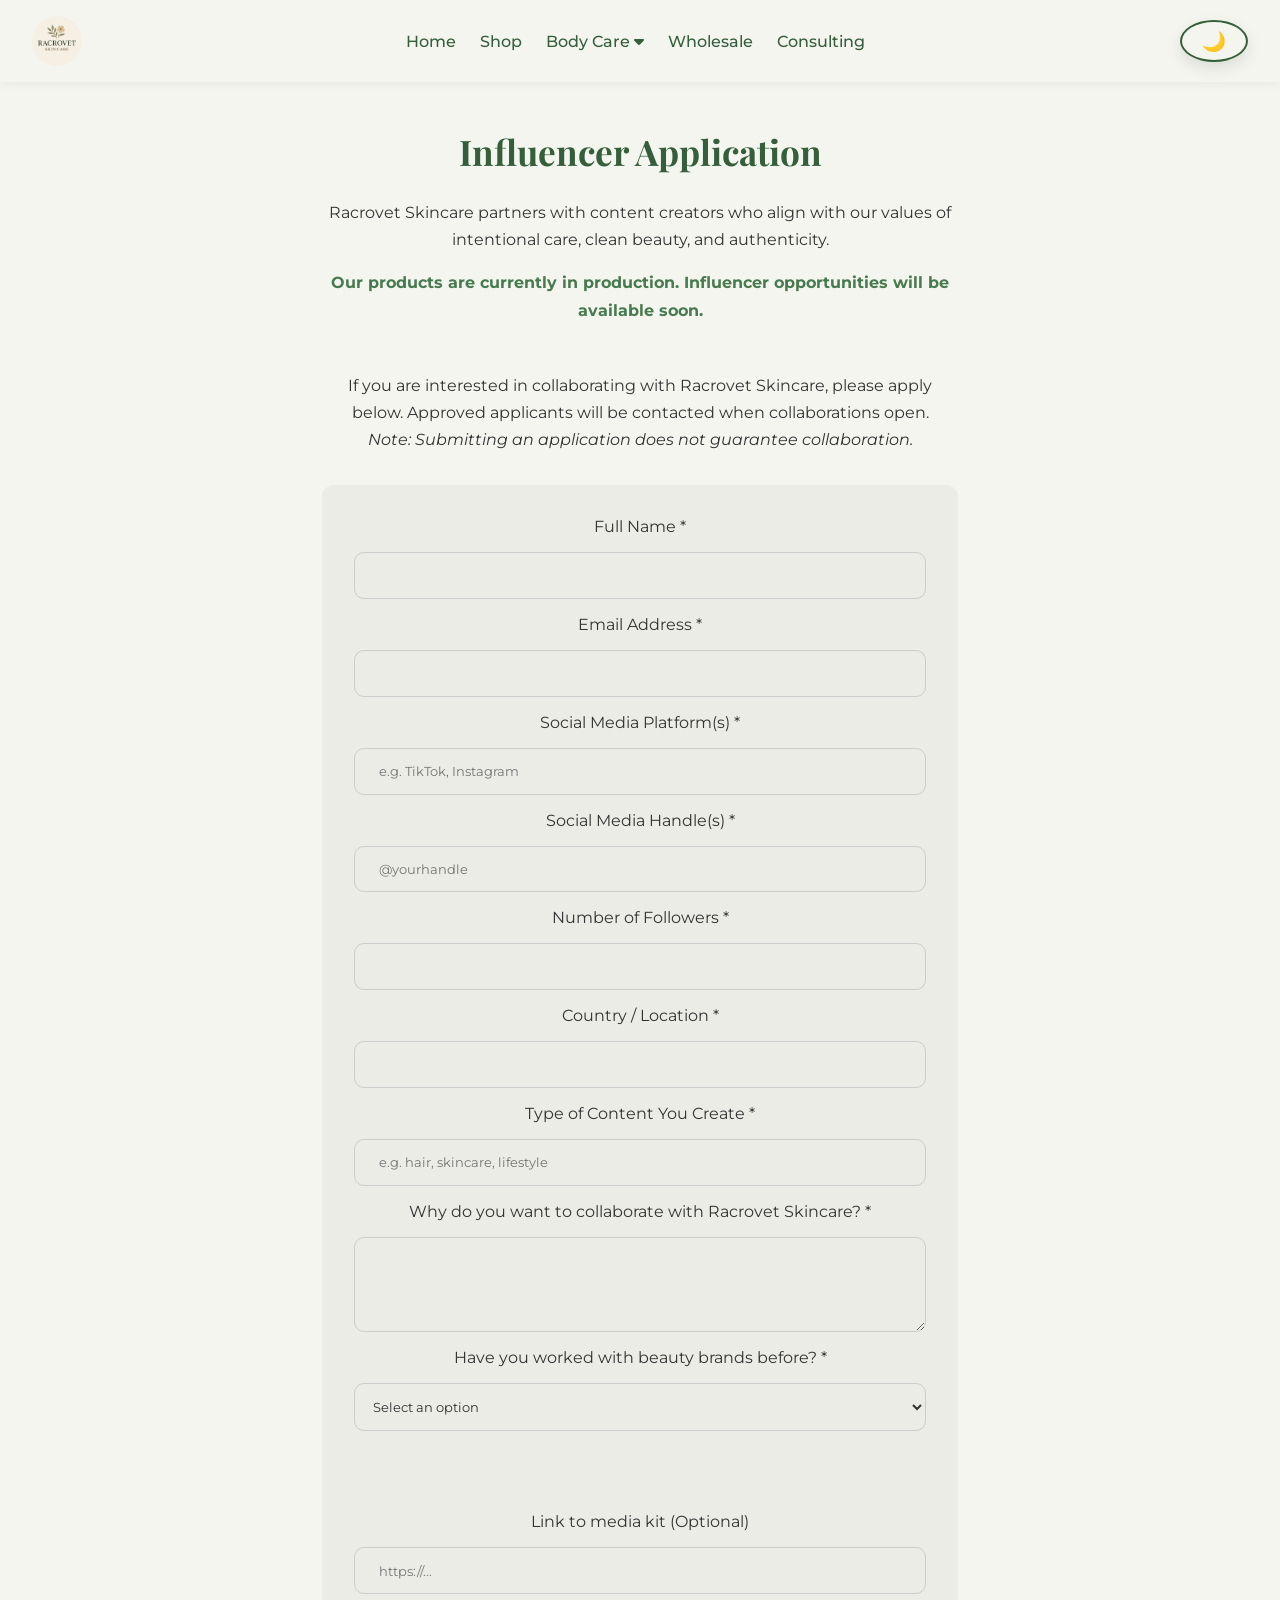
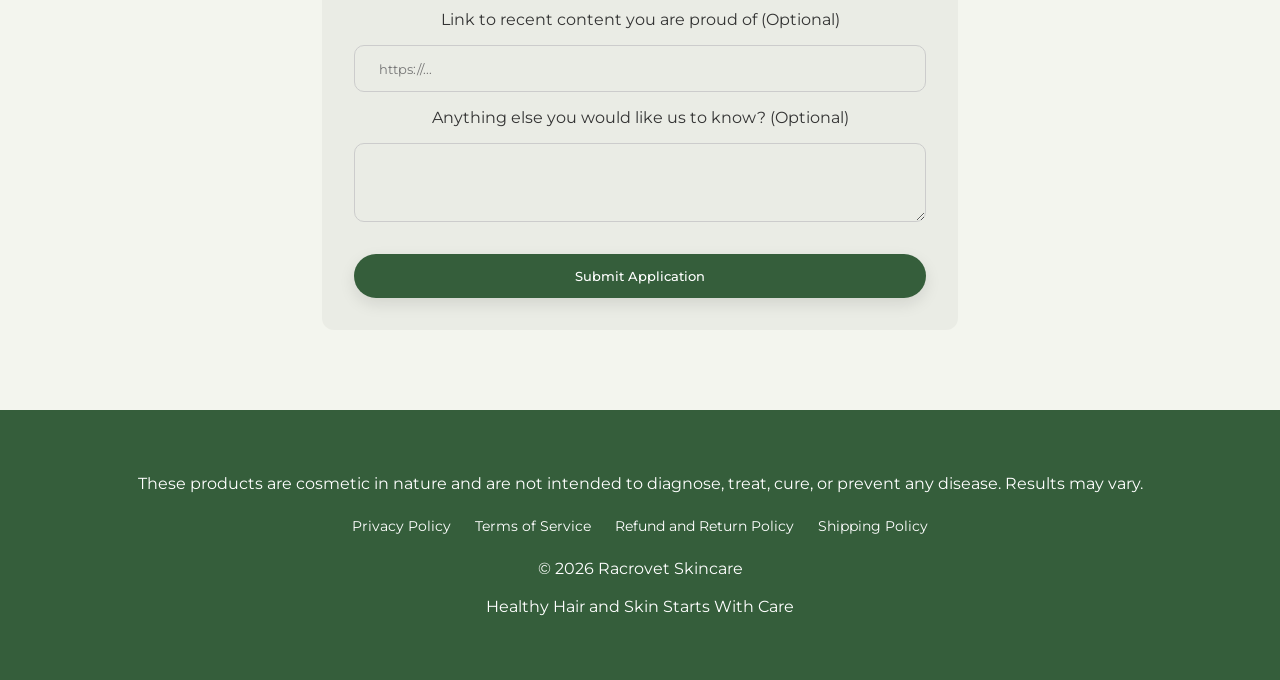
<file: influencer-application.html>
<!DOCTYPE html>
<html lang="en">
<head>
  <meta charset="UTF-8" />
  <meta name="viewport" content="width=device-width, initial-scale=1.0" />
  <title>Influencer Application | Racrovet Skincare</title>
  <link href="https://fonts.googleapis.com/css2?family=Playfair+Display:wght@500;700&family=Montserrat:wght@300;400;500&display=swap" rel="stylesheet">
  <link rel="stylesheet" href="https://cdnjs.cloudflare.com/ajax/libs/font-awesome/6.5.0/css/all.min.css">
  <link rel="stylesheet" href="css/style.css">
</head>
<body>

<!-- NAVBAR HERE -->
  <header class="navbar">
  <a href="index.html" class="nav-left" style="text-decoration: none;">
    <img src="assets/img/logo.jpeg" alt="Racrovet Skincare" class="logo-img" onerror="this.src='https://via.placeholder.com/50'">
    <span class="logo-text"></span>
  </a>

  <ul class="nav-links" id="navMenu">
    <li><a href="index.html">Home</a></li>
    <li><a href="shop.html">Shop</a></li>
    <li class="dropdown">
      <a href="#">Body Care <i class="fas fa-caret-down"></i></a>
      <ul class="dropdown-menu">
        <li><a href="shop.html#body-scrubs">Body Scrubs</a></li>
        <li><a href="shop.html#body-creams">Body Creams</a></li>
        <li><a href="shop.html#body-oils">Body Oils</a></li>
      </ul>
    </li>
    <li><a href="wholesale.html">Wholesale</a></li>
    <li><a href="consulting.html">Consulting</a></li>
  </ul>

  <div style="display: flex; align-items: center; gap: 15px;">
    <button id="darkToggle" class="dark-toggle" aria-label="Toggle Dark Mode">
      <span class="icon moon">🌙</span>
      <span class="icon sun">☀️</span>
    </button>
    <div class="menu-toggle" id="menuToggle">
      <i class="fas fa-bars"></i>
    </div>
  </div>
</header>

  

<section class="section reveal" style="padding-top: 8rem; max-width: 700px;">
  <h2>Influencer Application</h2>
  <p style="text-align: center; margin-bottom: 1rem;">
    Racrovet Skincare partners with content creators who align with our values of intentional care, clean beauty, and authenticity.
  </p>
  <p style="text-align: center; margin-bottom: 3rem; color: var(--light-green); font-weight: bold;">
    Our products are currently in production. Influencer opportunities will be available soon.
  </p>

  <p style="text-align: center; margin-bottom: 2rem;">
    If you are interested in collaborating with Racrovet Skincare, please apply below. Approved applicants will be contacted when collaborations open. <br>
    <em>Note: Submitting an application does not guarantee collaboration.</em>
  </p>

  <!-- Form structure -->
  <form class="email-form" style="background: var(--bg-soft); padding: 2rem; border-radius: 12px; max-width: 100%;">
    
    <label>Full Name *</label>
    <input type="text" required>

    <label>Email Address *</label>
    <input type="email" required>

    <label>Social Media Platform(s) *</label>
    <input type="text" placeholder="e.g. TikTok, Instagram" required>

    <label>Social Media Handle(s) *</label>
    <input type="text" placeholder="@yourhandle" required>

    <label>Number of Followers *</label>
    <input type="text" required>

    <label>Country / Location *</label>
    <input type="text" required>

    <label>Type of Content You Create *</label>
    <input type="text" placeholder="e.g. hair, skincare, lifestyle" required>

    <label>Why do you want to collaborate with Racrovet Skincare? *</label>
    <textarea rows="4" required></textarea>

    <label>Have you worked with beauty brands before? *</label>
    <select required style="padding: 0.9rem; border-radius: 10px; border: 1px solid #ccc; font-family: inherit;">
      <option value="">Select an option</option>
      <option value="Yes">Yes</option>
      <option value="No">No</option>
    </select>

    <hr style="border: 0; height: 1px; background: #ccc; margin: 1.5rem 0;">

    <label>Link to media kit (Optional)</label>
    <input type="url" placeholder="https://...">

    <label>Link to recent content you are proud of (Optional)</label>
    <input type="url" placeholder="https://...">

    <label>Anything else you would like us to know? (Optional)</label>
    <textarea rows="3"></textarea>

    <button type="button" class="btn" style="margin-top: 1rem; width: 100%;" onclick="alert('Applications are currently being saved to our waitlist database.')">Submit Application</button>
  </form>
</section>

<!-- FOOTER HERE -->
  <footer class="reveal">
  <p>These products are cosmetic in nature and are not intended to diagnose, treat, cure, or prevent any disease. Results may vary.</p>
  
  <div class="footer-links">
    <a href="#">Privacy Policy</a>
    <a href="#">Terms of Service</a>
    <a href="#">Refund and Return Policy</a>
    <a href="#">Shipping Policy</a>
  </div>
  <p>© 2026 Racrovet Skincare <br><br> Healthy Hair and Skin Starts With Care</p>
</footer>

  <!-- BACK TO TOP -->
<button id="toTop"><i class="fas fa-chevron-up"></i></button>

<script src="js/script.js"></script>
</body>
</html>
</file>
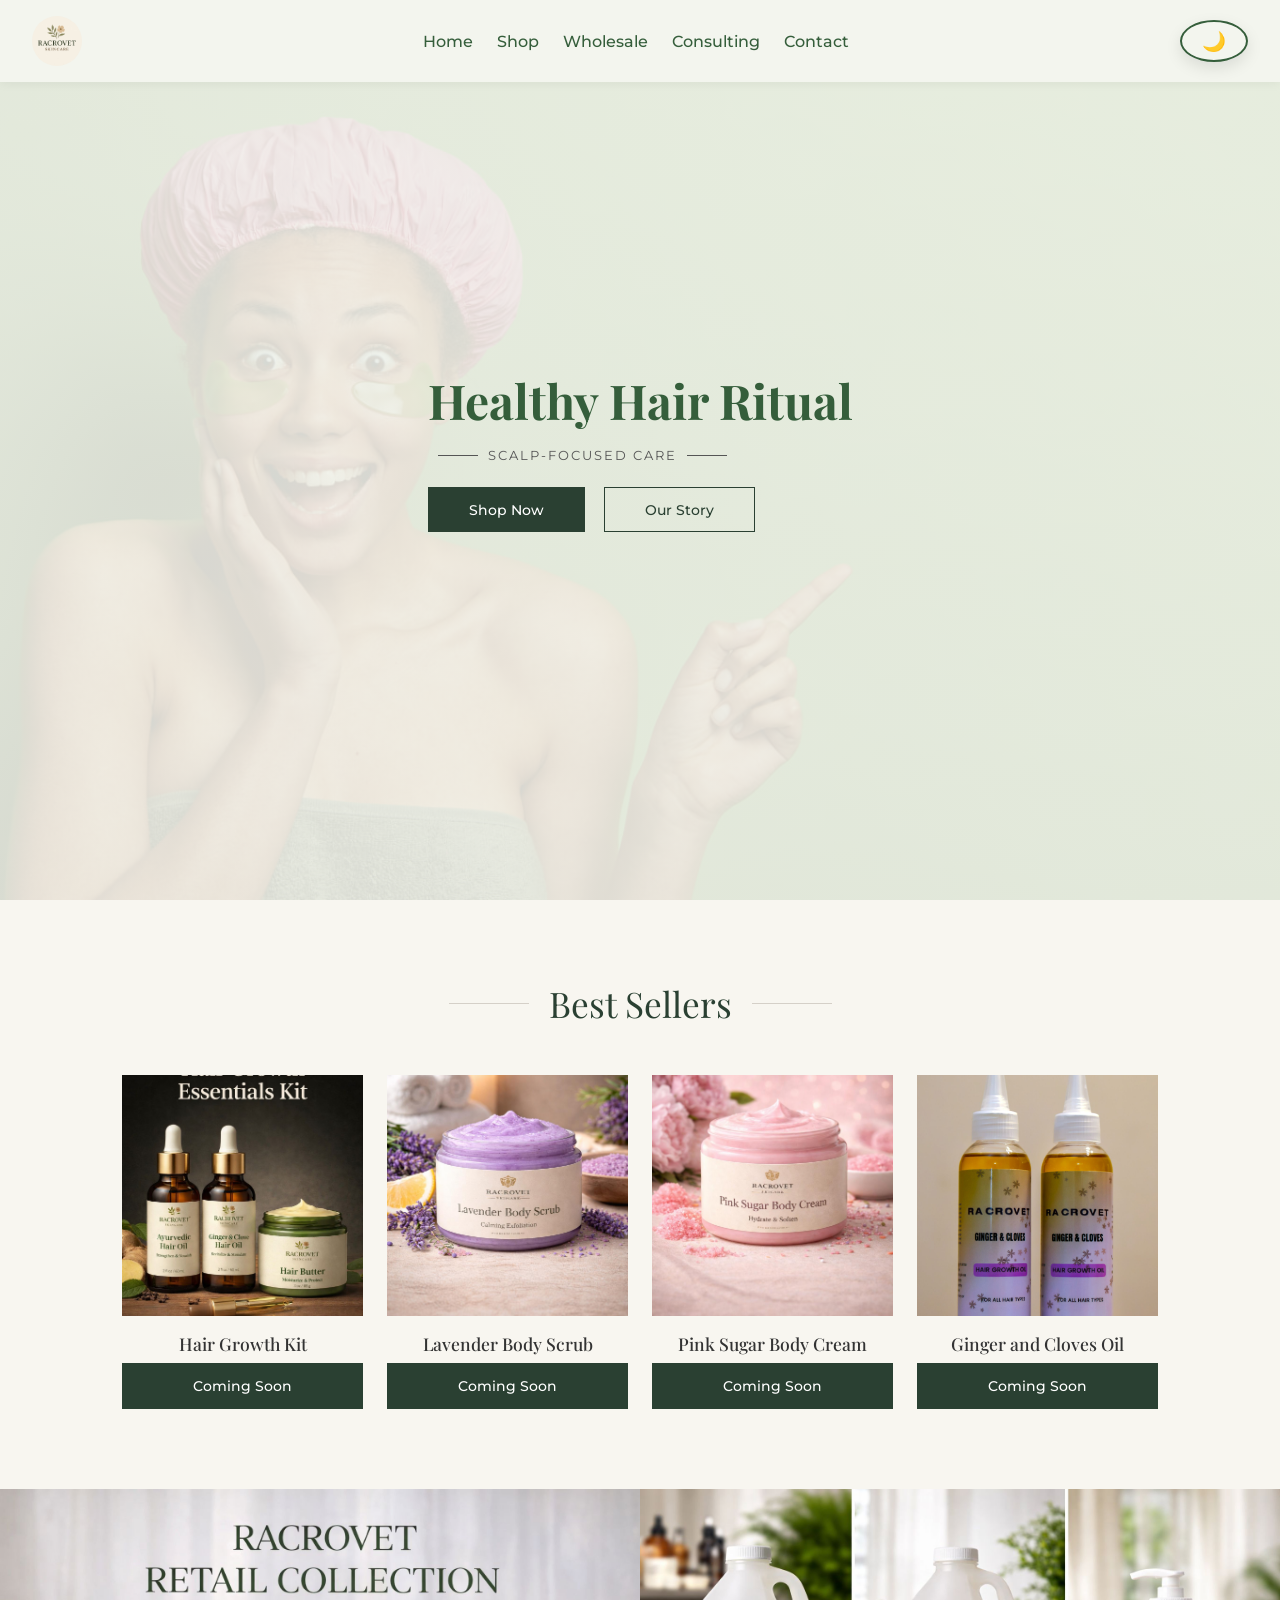
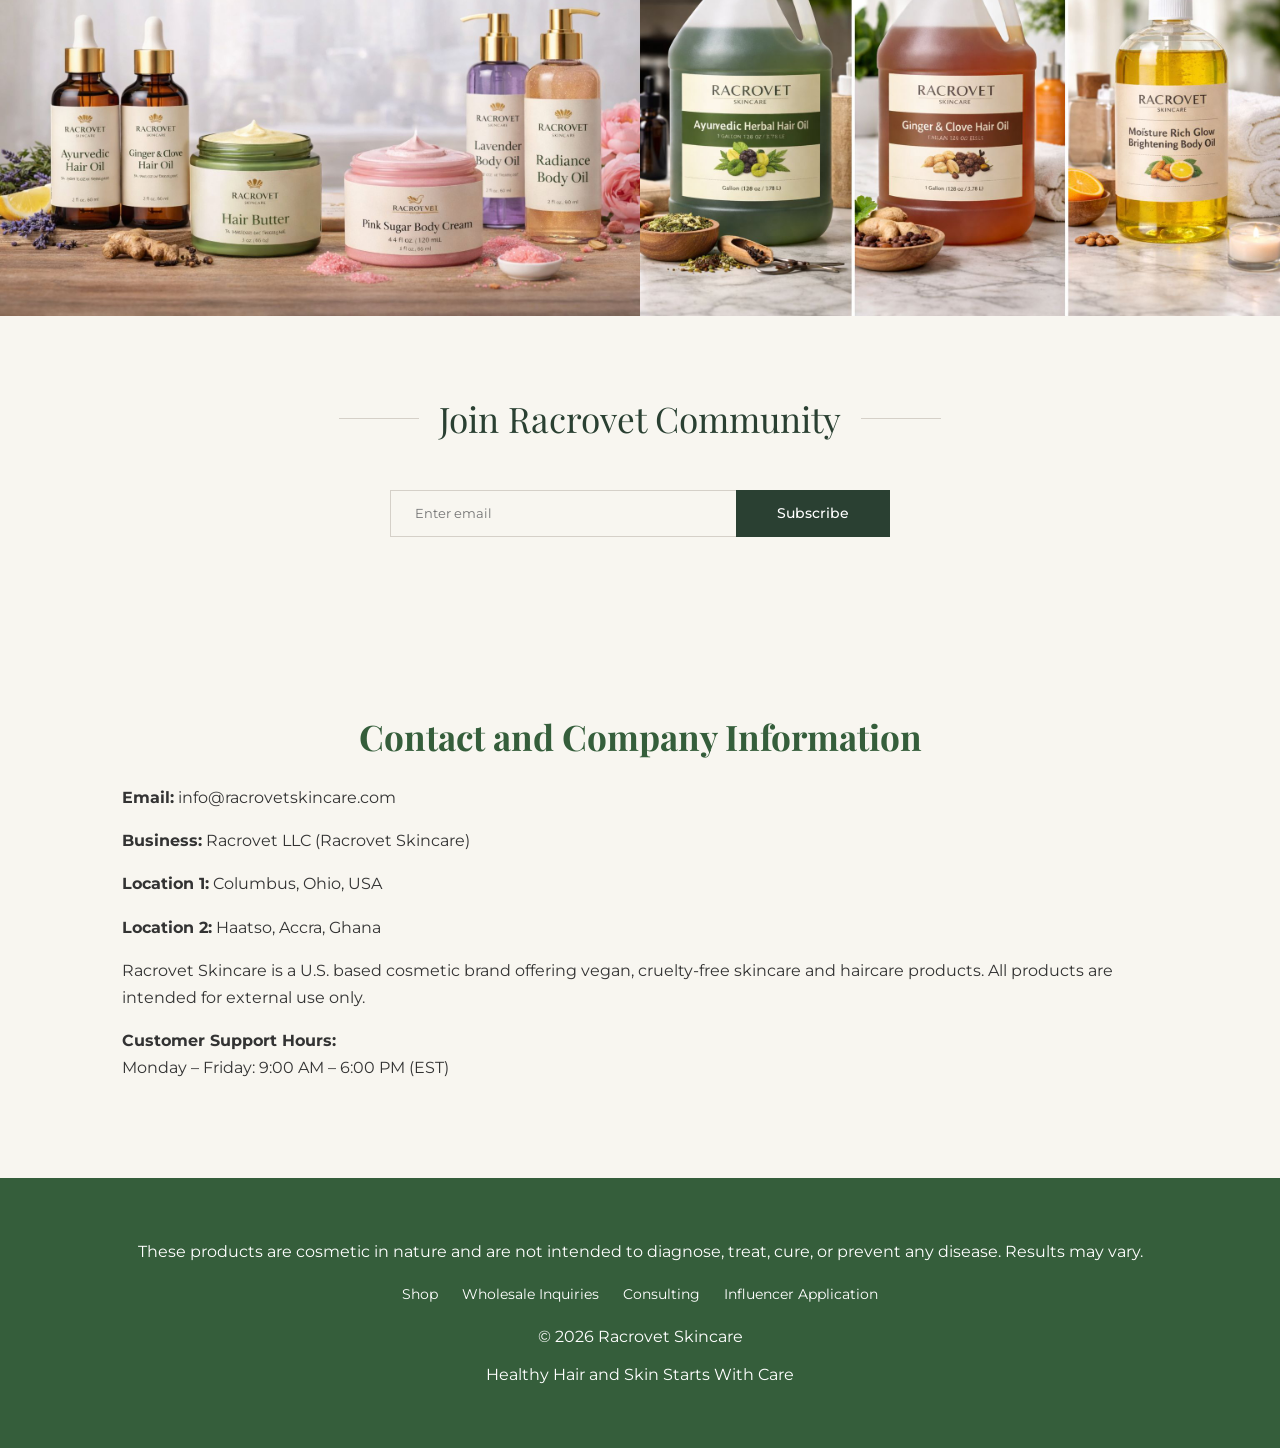
<file: shop.html>
<!DOCTYPE html>
<html lang="en">
<head>
  <meta charset="UTF-8" />
  <meta name="viewport" content="width=device-width, initial-scale=1.0" />
  <title>Shop | Racrovet Skincare</title>
  <link rel="icon" type="image/x-icon" href="assets/img/logo.jpeg">
  <link href="https://fonts.googleapis.com/css2?family=Playfair+Display:wght@400;500;700&family=Montserrat:wght@300;400;500&display=swap" rel="stylesheet">
  <link rel="stylesheet" href="https://cdnjs.cloudflare.com/ajax/libs/font-awesome/6.5.0/css/all.min.css">
  <link rel="stylesheet" href="css/style.css">
</head>
<body class="luxury-page-body">

<!-- NAVBAR -->
<header class="navbar">
  <a href="index.html" class="nav-left" style="text-decoration: none;">
    <img src="assets/img/logo.jpeg" alt="Racrovet Skincare" class="logo-img" onerror="this.src='https://via.placeholder.com/50'">
    <span class="logo-text"></span>
  </a>
  
  <ul class="nav-links" id="navMenu">
    <li><a href="index.html">Home</a></li>
    <li><a href="shop.html">Shop</a></li>
    
    <!--li class="dropdown">
      <a href="#">Body Care <i class="fas fa-caret-down"></i></a>
      <ul class="dropdown-menu">
        <li><a href="shop.html#body-scrubs">Body Scrubs</a></li>
        <li><a href="shop.html#body-creams">Body Creams</a></li>
        <li><a href="shop.html#body-oils">Body Oils</a></li>
      </ul>
  </li-->
    
    <li><a href="wholesale.html">Wholesale</a></li>
    <li><a href="consulting.html">Consulting</a></li>
    <li><a href="shop.html#contact">Contact</a></li>
  </ul>
  
  <div style="display: flex; align-items: center; gap: 15px;">
    <button id="darkToggle" class="dark-toggle" aria-label="Toggle Dark Mode">
      <span class="icon moon">🌙</span>
      <span class="icon sun">☀️</span>
    </button>
    <div class="menu-toggle" id="menuToggle">
      <i class="fas fa-bars"></i>
    </div>
  </div>
</header>

<!-- LUXURY HERO -->
<section class="hero reveal">
  <div class="hero-content">
    <h1>Healthy Hair Ritual</h1>
    <div class="subtitle-lines"><span>SCALP-FOCUSED CARE</span></div>
    <div class="hero-btn-group" style="justify-content: flex-start; margin-top: 1.5rem;">
      <a href="#best-sellers" class="forest-btn">Shop Now</a>
      <a href="index.html#about" class="forest-btn forest-btn-outline">Our Story</a>
    </div>
  </div>
</section>

<!-- BEST SELLERS GRID (Matches Image) -->
<section id="best-sellers" class="section luxury-section reveal">
  <div class="lined-title">Best Sellers</div>
  
  <div class="luxury-product-grid">
    <!-- Product 1 -->
    <div class="luxury-card">
      <div class="img-wrapper">
        <img src="assets/img/hair-growth-kit.jpg" alt="Hair Growth Essentials Kit" onerror="this.src='https://via.placeholder.com/300'">
      </div>
      <h3>Hair Growth Kit</h3>
      <p class="price">$62.00</p>
      <!-- Buttons swap automatically via JS COMING_SOON variable -->
      <button class="forest-btn add-to-cart" onclick="openWhatsApp()">Add to Cart</button>
      <button class="forest-btn notify-btn" onclick="window.location.href='index.html#waitlist'" style="display:none; width:100%;">Coming Soon</button>
    </div>

    <!-- Product 2 -->
    <div class="luxury-card" id="body-scrubs">
      <div class="img-wrapper">
        <img src="assets/img/lavender-scrub.jpg" alt="Lavender Body Scrub" onerror="this.src='https://via.placeholder.com/300'">
      </div>
      <h3>Lavender Body Scrub</h3>
      <p class="price">$22.00</p>
      <button class="forest-btn add-to-cart" onclick="openWhatsApp()">Add to Cart</button>
      <button class="forest-btn notify-btn" onclick="window.location.href='index.html#waitlist'" style="display:none; width:100%;">Coming Soon</button>
    </div>

    <!-- Product 3 -->
    <div class="luxury-card" id="body-creams">
      <div class="img-wrapper">
        <img src="assets/img/pink-sugar-cream.jpg" alt="Pink Sugar Body Cream" onerror="this.src='https://via.placeholder.com/300'">
      </div>
      <h3>Pink Sugar Body Cream</h3>
      <p class="price">$24.00</p>
      <button class="forest-btn add-to-cart" onclick="openWhatsApp()">Add to Cart</button>
      <button class="forest-btn notify-btn" onclick="window.location.href='index.html#waitlist'" style="display:none; width:100%;">Coming Soon</button>
    </div>

    <!-- Product 4 -->
    <div class="luxury-card" id="body-oils">
      <div class="img-wrapper">
        <img src="assets/img/hair growth oil.jpeg" alt="Ginger & Cloves Hair Oil" onerror="this.src='https://via.placeholder.com/300'">
      </div>
      <h3>Ginger and Cloves Oil</h3>
      <p class="price">$18.00</p>
      <button class="forest-btn add-to-cart" onclick="openWhatsApp()">Add to Cart</button>
      <button class="forest-btn notify-btn" onclick="window.location.href='index.html#waitlist'" style="display:none; width:100%;">Coming Soon</button>
    </div>
  </div>
</section>

<!-- SPLIT LIFESTYLE SECTION (Matches image with woman/ingredients) -->
<section class="luxury-split section reveal">
  <div class="split-image-left">
    <img src="assets/img/ingredients.jpg" alt="Botanical Ingredients" onerror="this.src='https://via.placeholder.com/600x400'">
  </div>
  <div class="split-image-right">
    <img src="assets/img/model.jpg" alt="Healthy Hair Model" onerror="this.src='https://via.placeholder.com/600x400'">
  </div>
</section>

<!-- INLINE NEWSLETTER (Matches "Join Community" section) -->
<section class="section luxury-section reveal" style="padding-bottom: 6rem;">
  <div class="lined-title">Join Racrovet Community</div>
  <form class="inline-newsletter-form" action="mailto:info@racrovetskincare.com" method="POST" enctype="text/plain">
    <input type="email" name="email" placeholder="Enter email" required>
    <button type="submit" class="forest-btn">Subscribe</button>
  </form>
</section>

  
<!-- CONTACT -->
<section id="contact" class="section reveal">
  <h2>Contact and Company Information</h2>
  <p><strong>Email:</strong> info@racrovetskincare.com</p>
  <p><strong>Business:</strong> Racrovet LLC (Racrovet Skincare)</p>
  <p><strong>Location 1:</strong> Columbus, Ohio, USA</p>
  <p><strong>Location 2:</strong> Haatso, Accra, Ghana</p>
  <p>Racrovet Skincare is a U.S. based cosmetic brand offering vegan, cruelty-free skincare and haircare products. All products are intended for external use only.</p>
  <p><strong>Customer Support Hours:</strong><br>Monday – Friday: 9:00 AM – 6:00 PM (EST)</p>
</section>

  
<!-- FOOTER -->
<footer class="reveal">
  <p>These products are cosmetic in nature and are not intended to diagnose, treat, cure, or prevent any disease. Results may vary.</p>
  <div class="footer-links">
    <a href="shop.html">Shop</a>
    <a href="wholesale.html">Wholesale Inquiries</a>
    <a href="consulting.html">Consulting</a>
    <a href="influencer-application.html">Influencer Application</a>
  </div>
  <p>© 2026 Racrovet Skincare <br><br> Healthy Hair and Skin Starts With Care</p>
</footer>

<!-- BACK TO TOP -->
<button id="toTop"><i class="fas fa-chevron-up"></i></button>

<script src="js/script.js"></script>
</body>
</html>
</file>
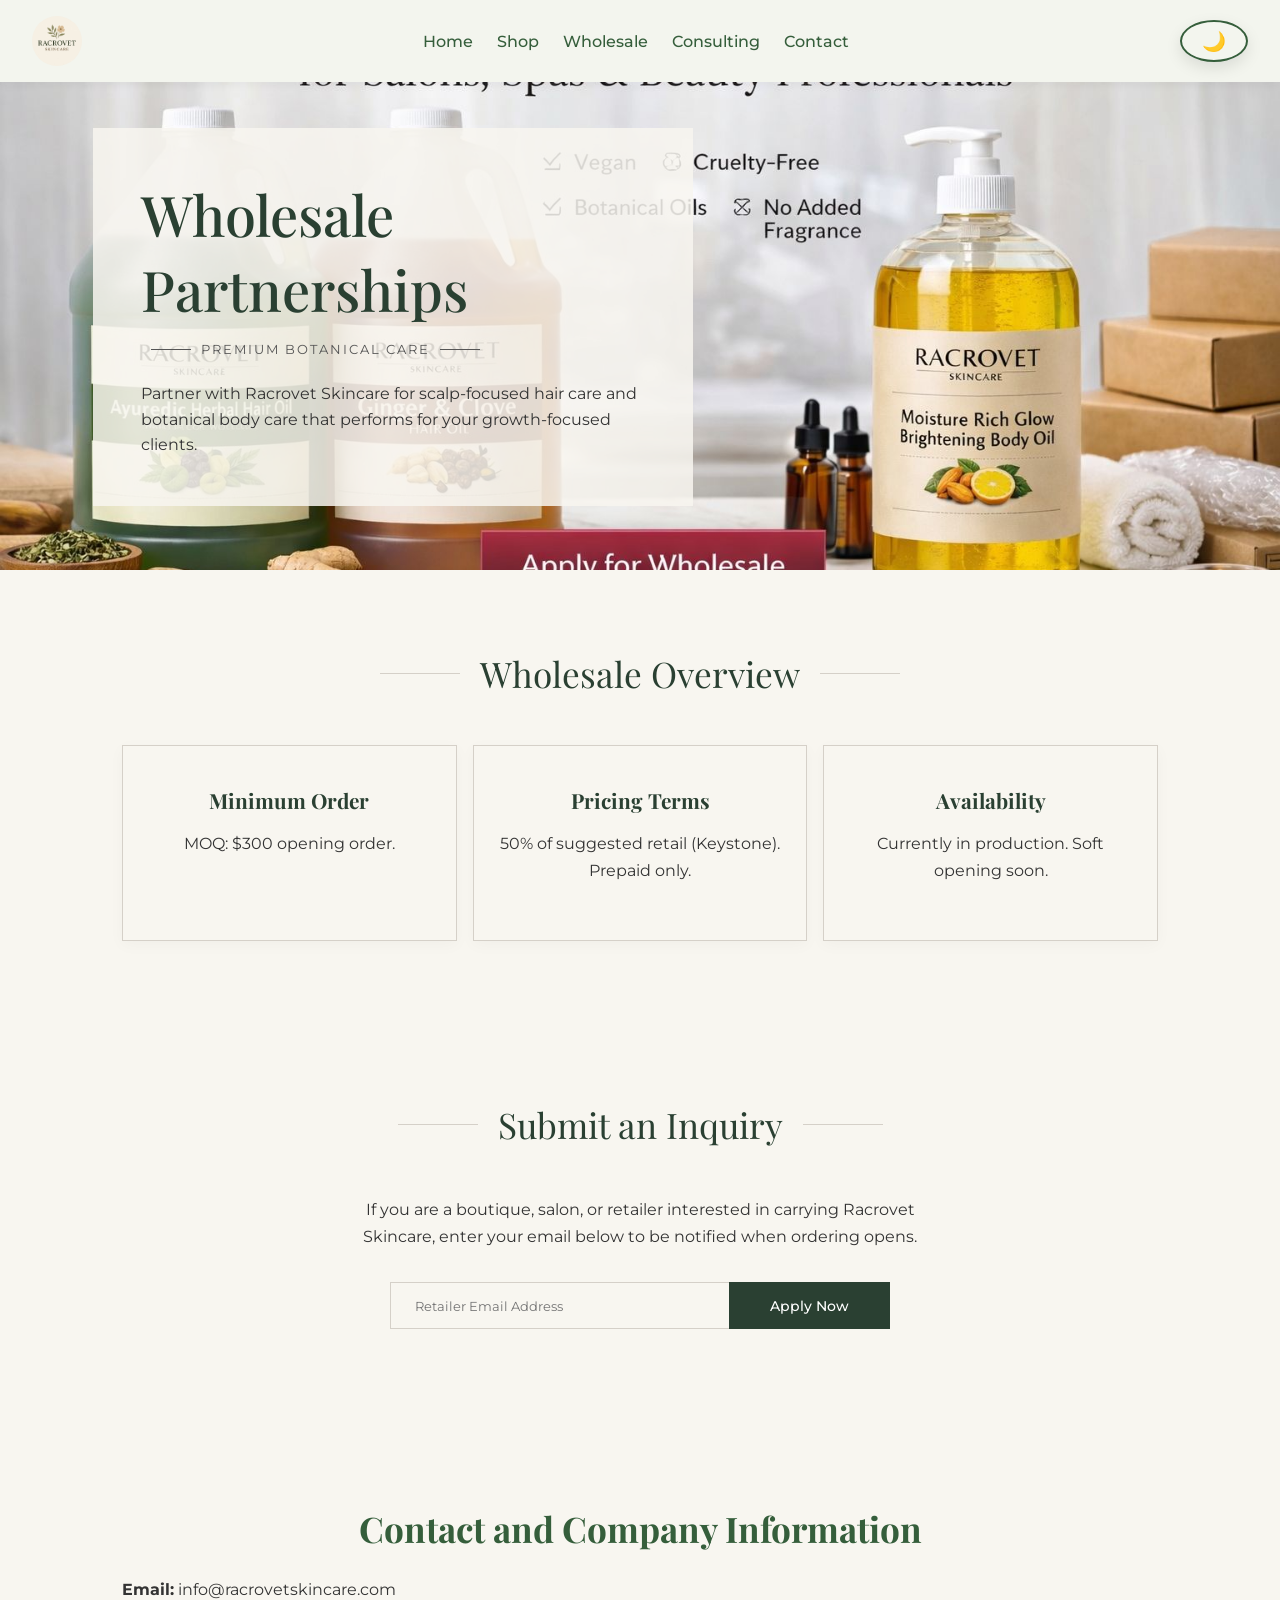
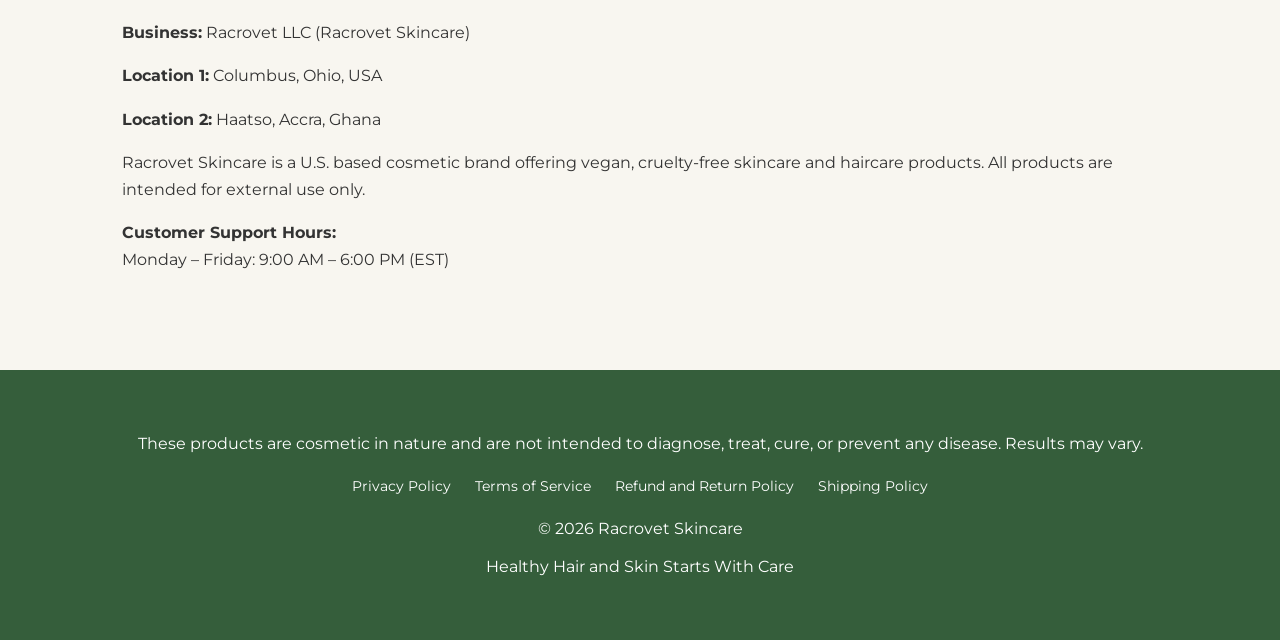
<file: wholesale.html>
<!DOCTYPE html>
<html lang="en">
<head>
  <meta charset="UTF-8" />
  <meta name="viewport" content="width=device-width, initial-scale=1.0" />
  <title>Wholesale | Racrovet Skincare</title>
  <link rel="icon" type="image/x-icon" href="assets/img/logo.jpeg">
  <link href="https://fonts.googleapis.com/css2?family=Playfair+Display:wght@400;500;700&family=Montserrat:wght@300;400;500&display=swap" rel="stylesheet">
  <link rel="stylesheet" href="https://cdnjs.cloudflare.com/ajax/libs/font-awesome/6.5.0/css/all.min.css">
  <link rel="stylesheet" href="css/style.css">
</head>
<body class="luxury-page-body">

<!-- NAVBAR -->
<header class="navbar">
  <a href="index.html" class="nav-left" style="text-decoration: none;">
    <img src="assets/img/logo.jpeg" alt="Racrovet Skincare" class="logo-img" onerror="this.src='https://via.placeholder.com/50'">
    <span class="logo-text"></span>
  </a>
  
  <ul class="nav-links" id="navMenu">
    <li><a href="index.html">Home</a></li>
    <li><a href="shop.html">Shop</a></li>
    
    <!--li class="dropdown">
      <a href="#">Body Care <i class="fas fa-caret-down"></i></a>
      <ul class="dropdown-menu">
        <li><a href="shop.html#body-scrubs">Body Scrubs</a></li>
        <li><a href="shop.html#body-creams">Body Creams</a></li>
        <li><a href="shop.html#body-oils">Body Oils</a></li>
      </ul>
  </li-->
    
    <li><a href="wholesale.html">Wholesale</a></li>
    <li><a href="consulting.html">Consulting</a></li>
    <li><a href="wholesale.html#contact">Contact</a></li>
  </ul>
  
  <div style="display: flex; align-items: center; gap: 15px;">
    <button id="darkToggle" class="dark-toggle" aria-label="Toggle Dark Mode">
      <span class="icon moon">🌙</span>
      <span class="icon sun">☀️</span>
    </button>
    <div class="menu-toggle" id="menuToggle">
      <i class="fas fa-bars"></i>
    </div>
  </div>
</header>

<!-- LUXURY HERO -->
<section class="luxury-hero reveal" style="background: url('assets/img/wholesale-hero.jpg') center/cover; min-height: 50vh;">
  <div class="luxury-hero-content" style="background: rgba(248,246,240,0.85); padding: 3rem; max-width: 600px;">
    <h1>Wholesale Partnerships</h1>
    <div class="subtitle-lines"><span>PREMIUM BOTANICAL CARE</span></div>
    <p style="font-family: 'Montserrat', sans-serif; color: #333; margin-top: 1.5rem; line-height: 1.6;">
      Partner with Racrovet Skincare for scalp-focused hair care and botanical body care that performs for your growth-focused clients.
    </p>
  </div>
</section>

<!-- WHOLESALE DETAILS -->
<section class="section luxury-section reveal">
  <div class="lined-title">Wholesale Overview</div>
  
  <div class="steps-container" style="gap: 1rem;">
    <div class="step-box" style="background: transparent; border: 1px solid #D5D0C8; border-radius: 0;">
      <h3 style="color: #2A4032; font-family: 'Playfair Display', serif;">Minimum Order</h3>
      <p>MOQ: $300 opening order.</p>
    </div>
    <div class="step-box" style="background: transparent; border: 1px solid #D5D0C8; border-radius: 0;">
      <h3 style="color: #2A4032; font-family: 'Playfair Display', serif;">Pricing Terms</h3>
      <p>50% of suggested retail (Keystone). Prepaid only.</p>
    </div>
    <div class="step-box" style="background: transparent; border: 1px solid #D5D0C8; border-radius: 0;">
      <h3 style="color: #2A4032; font-family: 'Playfair Display', serif;">Availability</h3>
      <p>Currently in production. Soft opening soon.</p>
    </div>
  </div>
</section>

<!-- INQUIRY FORM -->
<section class="section luxury-section reveal" style="padding-bottom: 6rem;">
  <div class="lined-title">Submit an Inquiry</div>
  <p style="text-align: center; max-width: 600px; margin: 0 auto 2rem;">If you are a boutique, salon, or retailer interested in carrying Racrovet Skincare, enter your email below to be notified when ordering opens.</p>
  
  <form class="inline-newsletter-form" action="mailto:wholesale@racrovetskincare.com" method="POST" enctype="text/plain">
    <input type="email" name="email" placeholder="Retailer Email Address" required>
    <button type="submit" class="forest-btn">Apply Now</button>
  </form>
</section>
  

<!-- CONTACT -->
<section id="contact" class="section reveal">
  <h2>Contact and Company Information</h2>
  <p><strong>Email:</strong> info@racrovetskincare.com</p>
  <p><strong>Business:</strong> Racrovet LLC (Racrovet Skincare)</p>
  <p><strong>Location 1:</strong> Columbus, Ohio, USA</p>
  <p><strong>Location 2:</strong> Haatso, Accra, Ghana</p>
  <p>Racrovet Skincare is a U.S. based cosmetic brand offering vegan, cruelty-free skincare and haircare products. All products are intended for external use only.</p>
  <p><strong>Customer Support Hours:</strong><br>Monday – Friday: 9:00 AM – 6:00 PM (EST)</p>
</section>
  

<!-- FOOTER -->
<footer class="reveal">
  <p>These products are cosmetic in nature and are not intended to diagnose, treat, cure, or prevent any disease. Results may vary.</p>
  
  <div class="footer-links">
    <a href="#">Privacy Policy</a>
    <a href="#">Terms of Service</a>
    <a href="#">Refund and Return Policy</a>
    <a href="#">Shipping Policy</a>
  </div>
  <p>© 2026 Racrovet Skincare <br><br> Healthy Hair and Skin Starts With Care</p>
</footer>

<!-- BACK TO TOP -->
<button id="toTop"><i class="fas fa-chevron-up"></i></button>

<script src="js/script.js"></script>
</body>
</html>
</file>
<file: css/style.css>
/* --- START OF FILE style.css --- */

/* =======================================================
   1. VARIABLES & BASE RESETS
======================================================= */
:root {
  --green: #355E3B; /* Forest Green */
  --light-green: #487A4F; /* Slightly lighter Forest Green for hovers */
  --cream: #F3F5EE; /* Brand Cream */
  --bg-soft: #EAECE5; /* Slightly darker cream for input boxes and alternate sections */
}


* {
  margin: 0;
  padding: 0;
  box-sizing: border-box;
}

html {
  scroll-behavior: smooth;
}

body {
  font-family: 'Montserrat', sans-serif;
  background: var(--cream);
  color: #333;
  overflow-x: hidden; /* Prevents horizontal scrolling bugs */
}


/* =======================================================
   2. DARK MODE GLOBALS
======================================================= */
body.dark {
  --green: #9BC59D;
  --cream: #121212;
  --bg-soft: #1a1a1a;
  background: var(--cream);
  color: #eaeaea;
}

body.dark .bg-light { background: #1b1b1b; }
body.dark .product-card, body.dark .step-box { background: #1e1e1e; }
body.dark footer { background: #0f0f0f; }
body.dark a { color: #9BC59D; }
body.dark .modal-content { background: #1e1e1e; color: #fff; }
body.dark .email-form, body.dark .coming-soon-banner { background: #1e1e1e; }
body.dark .email-form input, body.dark .email-form textarea, body.dark .waitlist-form input {
  background: #2a2a2a; border: 1px solid #444; color: #fff;
}


/* =======================================================
   3. GLOBAL BUTTONS
======================================================= */
button, .btn {
  display: inline-flex;
  align-items: center;
  justify-content: center;
  padding: 0.9rem 2rem;
  border-radius: 40px;
  font-weight: 500;
  transition: all 0.25s ease;
  text-align: center;
  text-decoration: none;
  font-family: inherit;
  cursor: pointer;
  border: none;
  box-shadow: 0 6px 16px rgba(0,0,0,0.1);
  background: var(--green);
  color: white;
}

.btn:hover {
  transform: translateY(-2px);
  background: var(--light-green);
}

.btn:active {
  transform: scale(0.96);
}

body.dark .btn { color: #fff; }


/* =======================================================
   4. NAVBAR & DROPDOWN
======================================================= */
.navbar {
  position: fixed; width: 100%; background: var(--cream);
  padding: 1rem 2rem; display: flex; justify-content: space-between;
  align-items: center; z-index: 1000; box-shadow: 0 2px 10px rgba(0,0,0,0.05);
}
body.dark .navbar { background: #1b1b1b; box-shadow: 0 2px 10px rgba(0,0,0,0.5); }

.nav-left { display: flex; align-items: center; gap: 0.6rem; }
.logo-img { width: 50px; height: 50px; object-fit: contain; border-radius: 50%; }
.logo-text { font-family: 'Playfair Display', serif; font-size: 1.4rem; color: var(--green); font-weight: 700; }
.nav-links { display: flex; gap: 1.5rem; align-items: center; list-style: none; }
.nav-links a { text-decoration: none; color: var(--green); font-weight: 500; transition: color 0.3s; }
.nav-links a:hover { color: var(--light-green); }
.menu-toggle { display: none; font-size: 1.4rem; color: var(--green); cursor: pointer; }

.dropdown { position: relative; }
.dropdown-menu {
  position: absolute; top: 100%; left: 0; background: var(--cream);
  min-width: 180px; list-style: none; padding: 0.5rem 0; margin-top: 10px;
  display: none; flex-direction: column; box-shadow: 0 10px 25px rgba(0,0,0,0.1); border-radius: 6px; z-index: 999;
}
body.dark .dropdown-menu { background: #1e1e1e; }
.dropdown-menu li a { padding: 0.75rem 1rem; display: block; white-space: nowrap; }
.dropdown:hover .dropdown-menu { display: flex; }
.dropdown-menu.open { display: flex; }


/* =======================================================
   5. HOME PAGE SECTIONS
======================================================= */
.hero {
  min-height: 100vh; padding: 6rem 1.5rem; display: flex; align-items: center; justify-content: center;
  background: linear-gradient(rgba(243,245,238,0.88), rgba(243,245,238,0.88)), url("../assets/img/hero1.jpg") center/cover no-repeat;
  transition: background 0.4s ease;
}
body.dark .hero {
  background: linear-gradient(rgba(0,0,0,0.75), rgba(0,0,0,0.75)), url("../assets/img/hero1.jpg") center/cover no-repeat;
}
.hero-content { max-width: 800px; text-align: center; }
h1, h2 { font-family: 'Playfair Display', serif; color: var(--green); }
.hero h1 { font-size: 3rem; margin-bottom: 1rem; }
.hero p { margin-bottom: 2rem; font-size: 1.1rem; line-height: 1.6; }
.hero-buttons { display: flex; flex-direction: column; align-items: center; gap: 1rem; margin-top: 1.5rem; }
.hero-buttons .btn { width: 100%; max-width: 320px; margin: 0; }

.section { padding: 5rem 2rem; max-width: 1100px; margin: auto; }
.section h2 { margin-bottom: 1.5rem; text-align: center; font-size: 2.2rem; }
.section p { margin-bottom: 1rem; line-height: 1.7; }
.bg-light { background: #ffffff; }
.center { text-align: center; margin-top: 2rem; width: 100%; }

.steps-container { display: flex; flex-wrap: wrap; gap: 2rem; justify-content: center; margin-top: 2rem; }
.step-box { background: var(--cream); padding: 2.5rem 1.5rem; border-radius: 12px; text-align: center; flex: 1; min-width: 250px; box-shadow: 0 4px 15px rgba(0,0,0,0.03); }
.step-box h3 { color: var(--green); margin-bottom: 1rem; font-size: 1.3rem; }

.product-grid { display: grid; grid-template-columns: repeat(auto-fit, minmax(220px, 1fr)); gap: 2rem; margin-top: 3rem; }
.product-card { background: var(--cream); padding: 1.5rem; border-radius: 12px; text-align: center; cursor: pointer; transition: transform 0.3s ease; }
.product-card:hover { transform: translateY(-5px); }
.product-card img { width: 100%; height: 220px; object-fit: cover; border-radius: 10px; margin-bottom: 1rem; }
.product-card h3 { color: var(--green); margin-bottom: 0.5rem; }
.product-card .price { display: block; margin-top: 1rem; font-weight: bold; }

.coming-soon-banner { background: var(--bg-soft); padding: 3rem 1.5rem; text-align: center; border-radius: 12px; }
.waitlist-form { display: flex; justify-content: center; gap: 0.75rem; flex-wrap: wrap; margin-top: 1.5rem; }
.waitlist-form input { padding: 0.9rem 1.5rem; border-radius: 30px; border: 1px solid #ccc; width: 100%; max-width: 320px; font-family: inherit; outline: none; }


.email-form { background: var(--bg-soft); padding: 2.5rem 2rem; border-radius: 12px; max-width: 500px; margin: 2rem auto 0; display: flex; flex-direction: column; gap: 1rem; align-items: center; }
.email-form input, .email-form textarea { width: 100%; padding: 0.9rem 1.5rem; border-radius: 10px; border: 1px solid #ccc; font-family: inherit; outline: none; box-sizing: border-box; }
.email-form button { margin-top: 0.5rem; width: 100%; }


/* Update your email form CSS to include the 'select' tag */
.email-form input, 
.email-form textarea, 
.email-form select { 
  width: 100%; 
  padding: 0.9rem 1.5rem; 
  border-radius: 10px; 
  border: 1px solid #ccc; 
  font-family: inherit; 
  outline: none; 
  box-sizing: border-box; 
  background: transparent;
  color: #333;
}

/* Fix text color for dropdown in Dark Mode */
body.dark .email-form select {
  background: #2a2a2a; 
  border: 1px solid #444; 
  color: #fff;
}


/* =======================================================
   6. CONSULTING PAGE SPECIFIC STYLES
======================================================= */
.consulting-page-body { background-color: #FAF7F2; }

.consult-btn {
  display: inline-block; padding: 1rem 2rem; font-family: 'Montserrat', sans-serif;
  font-size: 0.95rem; font-weight: 500; text-decoration: none; border-radius: 4px;
  transition: opacity 0.3s ease; border: none; cursor: pointer;
}
.consult-btn:hover { opacity: 0.85; color: white; }
.pink-btn { background-color: #CBA59E !important; color: #fff !important; }
.olive-btn { background-color: #5B6651 !important; color: #fff !important; }

/* HERO SECTION */
.consulting-hero { 
  display: flex; 
  align-items: center; 
  justify-content: space-between;
  gap: 3rem; 
  padding: 10rem 2rem 5rem; /* 10rem top accounts for navbar */
  max-width: 1200px; 
  margin: 0 auto; 
  background: transparent; /* Flat cream background, no images */
}

/* Left side text */
.hero-text-col { 
  flex: 1; 
  max-width: 520px; 
}

.hero-text-col h1 { 
  font-family: 'Playfair Display', serif; 
  font-size: 3.4rem; 
  color: #333; 
  font-weight: 400; /* Lighter font weight to match image */
  line-height: 1.15; 
  margin-bottom: 1.5rem; 
}

.hero-text-col p { 
  font-family: 'Montserrat', sans-serif; 
  font-size: 1.05rem; 
  color: #666; 
  line-height: 1.6; 
  margin-bottom: 2.5rem; 
}

.hero-btn-group { 
  display: flex; 
  gap: 1.2rem; 
  flex-wrap: wrap; 
}

/* Right side image */
.hero-img-col { 
  flex: 1.2; /* Makes the image side slightly wider than text */
  display: flex;
  justify-content: center;
}

.hero-img-col img { 
  width: 100%; 
  max-width: 750px; 
  height: auto; 
  object-fit: contain; /* Ensures the whole bottle cluster is visible without cropping */
  border-radius: 4px; 
}

/* Mobile Responsiveness for Consulting Hero */
@media (max-width: 900px) {
  .consulting-hero {
    flex-direction: column;
    text-align: center;
    padding-top: 8rem;
  }
  .hero-text-col {
    max-width: 100%;
  }
  .hero-btn-group {
    justify-content: center;
  }
}

.consulting-grid-section { text-align: center; }
.consulting-grid-section h2 { font-family: 'Playfair Display', serif; font-size: 2.5rem; color: #333; font-weight: 500; margin-bottom: 3rem; }
.consulting-grid { display: grid; grid-template-columns: repeat(auto-fit, minmax(280px, 1fr)); gap: 2rem; }
.consult-card { text-align: center; background: transparent; }
.consult-img-box { background-color: #F1EBE6; padding: 3rem 2rem; margin-bottom: 1.5rem; border-radius: 4px; display: flex; justify-content: center; align-items: center; height: 280px; }
.consult-img-box img { max-width: 100%; max-height: 100%; object-fit: contain; }
.consult-card h3 { font-family: 'Playfair Display', serif; font-size: 1.2rem; color: #333; font-weight: 500; margin-bottom: 0.5rem; }
.consult-card .price { font-family: 'Montserrat', sans-serif; font-size: 1rem; color: #555; font-weight: 500; margin-bottom: 1rem; }
.consult-card hr { border: none; border-top: 1px solid #ddd; width: 80%; margin: 0 auto 1rem; }
.consult-card .desc { font-family: 'Montserrat', sans-serif; font-size: 0.9rem; color: #777; line-height: 1.5; padding: 0 1rem; }


/* =======================================================
   SPLIT INFO SECTION (Images as Full Backgrounds)
======================================================= */
.consulting-split-section { 
  display: grid; 
  grid-template-columns: 1fr 1fr; 
  gap: 2rem; 
  margin-top: 2rem;
}

.split-box { 
  background-color: var(--cream); /* Light mode base so image fades into cream */
  padding: 5rem 3rem; 
  position: relative; 
  overflow: hidden; 
  border-radius: 8px; 
  min-height: 480px; 
  display: flex; 
  align-items: center; 
  justify-content: center;
  text-align: center; /* Centers the text perfectly over the image */
}

/* Image fills the entire box */
.floating-img { 
  position: absolute; 
  top: 0; 
  left: 0; 
  width: 100%; 
  height: 100%; 
  z-index: 1; 
  object-fit: cover; 
  opacity: 0.25; /* Reduces image opacity so text is highly readable */
  display: block;
  transition: transform 0.6s ease;
}

/* Luxury subtle zoom when hovering over the box */
.split-box:hover .floating-img {
  transform: scale(1.05); 
}

/* Centers and layers the text over the image */
.split-content { 
  position: relative; 
  z-index: 2; 
  width: 100%; 
  max-width: 500px; 
  padding: 0;
}

/* ================= LIGHT MODE ================= */
.split-content h2 { 
  font-family: 'Playfair Display', serif; 
  font-size: 2.4rem; 
  color: var(--green); /* Green Text */
  font-weight: 500; 
  line-height: 1.2; 
  margin-bottom: 1.5rem; 
}

.split-content p { 
  font-family: 'Montserrat', sans-serif; 
  font-size: 1.05rem; 
  color: var(--green); /* Green Text */
  line-height: 1.6; 
  margin-bottom: 2.5rem; 
  font-weight: 500; /* Bolded slightly for extra readability */
}

.split-content .secondary-btn {
  color: var(--green) !important;
  border-color: var(--green) !important;
}

.split-content .secondary-btn:hover {
  background-color: var(--green) !important;
  color: var(--cream) !important;
}

/* ================= DARK MODE ================= */
body.dark .split-box { 
  background-color: #121212; /* Fades the image into dark mode black */
}

body.dark .split-content h2, 
body.dark .split-content p { 
  color: #ffffff; /* White Text */
}

body.dark .split-content .secondary-btn {
  color: #ffffff !important;
  border-color: #ffffff !important;
}

body.dark .split-content .secondary-btn:hover {
  background-color: #ffffff !important;
  color: #121212 !important;
}

/* Mobile Responsiveness */
@media (max-width: 900px) {
  .consulting-split-section { grid-template-columns: 1fr; }
  .split-box { padding: 4rem 2rem; min-height: 400px; }
}

/* Dark mode overrides */
body.dark .hero-text-col h1, body.dark .consulting-grid-section h2, body.dark .consult-card h3, body.dark .split-content h2 { color: #fff; }
body.dark .consult-img-box, body.dark .split-box { background-color: #1a1a1a; }
body.dark .consult-card hr { border-top: 1px solid #444; }


/* =======================================================
   7. SHOP & WHOLESALE PAGE STYLES
======================================================= */
.luxury-page-body { background-color: #F8F6F0; }

.forest-btn {
  background-color: #2A4032 !important; color: #fff !important;
  border-radius: 0 !important; padding: 0.8rem 2.5rem; font-family: 'Montserrat', sans-serif;
  font-weight: 500; font-size: 0.9rem; text-decoration: none; border: 1px solid #2A4032;
  transition: all 0.3s ease; cursor: pointer; display: inline-flex; align-items: center; justify-content: center; box-shadow: none;
}
.forest-btn:hover { background-color: #1e2e24 !important; color: #fff !important; }
.forest-btn-outline { background-color: transparent !important; color: #2A4032 !important; border: 1px solid #2A4032 !important; }
.forest-btn-outline:hover { background-color: #2A4032 !important; color: #fff !important; }

.lined-title { display: flex; align-items: center; justify-content: center; font-family: 'Playfair Display', serif; font-size: 2.2rem; color: #2A4032; margin-bottom: 3rem; text-align: center; }
.lined-title::before, .lined-title::after { content: ''; height: 1px; background-color: #D5D0C8; flex: 1; max-width: 80px; margin: 0 20px; }
.subtitle-lines { display: flex; align-items: center; font-family: 'Montserrat', sans-serif; font-size: 0.8rem; letter-spacing: 2px; color: #555; text-transform: uppercase; }
.subtitle-lines::before, .subtitle-lines::after { content: ''; height: 1px; background-color: #555; flex: 1; max-width: 40px; margin: 0 10px; }

.luxury-hero {
  background: url("../assets/img/shop-hero.jpg") center/cover no-repeat; min-height: 70vh;
  display: flex; align-items: center; padding: 8rem 2rem 4rem;
}
.luxury-hero-content { max-width: 500px; margin-left: 5%; }
.luxury-hero-content h1 { font-family: 'Playfair Display', serif; font-size: 3.5rem; color: #2A4032; margin-bottom: 1rem; font-weight: 500; }

.luxury-product-grid { display: grid; grid-template-columns: repeat(4, 1fr); gap: 1.5rem; max-width: 1200px; margin: 0 auto; }
.luxury-card { text-align: center; background: transparent; }
.luxury-card .img-wrapper { background-color: transparent; width: 100%; aspect-ratio: 1 / 1; overflow: hidden; margin-bottom: 1rem; }
.luxury-card img { width: 100%; height: 100%; object-fit: cover; transition: transform 0.5s ease; }
.luxury-card:hover img { transform: scale(1.03); }
.luxury-card h3 { font-family: 'Playfair Display', serif; font-size: 1.1rem; color: #333; margin-bottom: 0.5rem; font-weight: 500; }
.luxury-card .price { font-family: 'Montserrat', sans-serif; font-size: 0.95rem; color: #666; margin-bottom: 1.5rem; }

.luxury-split { display: grid; grid-template-columns: 1fr 1fr; gap: 0; max-width: 100%; padding: 0; }
.luxury-split img { width: 100%; height: 100%; object-fit: cover; min-height: 400px; display: block; }

.inline-newsletter-form { display: flex; justify-content: center; align-items: stretch; max-width: 500px; margin: 0 auto; gap: 0; }
.inline-newsletter-form input { flex: 1; padding: 0.9rem 1.5rem; border: 1px solid #D5D0C8; border-right: none; font-family: 'Montserrat', sans-serif; border-radius: 0; outline: none; background: transparent; }
.inline-newsletter-form .forest-btn { margin: 0; height: auto; border-radius: 0; }

body.dark.luxury-page-body { background-color: #121212; }
body.dark .lined-title, body.dark .luxury-hero-content h1, body.dark .luxury-card h3 { color: #fff; }
body.dark .inline-newsletter-form input { color: #fff; border-color: #444; }


/* =======================================================
   8. FOOTER, MODAL & COMPONENTS
======================================================= */
footer { background: var(--green); color: #fff; padding: 4rem 1.5rem; text-align: center; }
.footer-links { margin: 1.5rem 0; display: flex; justify-content: center; flex-wrap: wrap; gap: 1.5rem; }
.footer-links a { color: #fff; text-decoration: none; font-size: 0.9rem; }
.footer-links a:hover { text-decoration: underline; }

.modal { display: none; position: fixed; inset: 0; background: rgba(0,0,0,.6); align-items: center; justify-content: center; z-index: 2000; }
.modal.active { display: flex; }
.modal-content { background: #fff; padding: 2.5rem 2rem; max-width: 400px; width: 90%; border-radius: 12px; text-align: center; position: relative; }
.modal-content h3 { margin-bottom: 1rem; }
.modal-content p { margin-bottom: 1rem; }
.modal-content strong { display: block; margin-bottom: 1.5rem; font-size: 1.2rem; }
.close { position: absolute; top: 15px; right: 20px; cursor: pointer; font-size: 1.8rem; color: #888; }

#toTop { position: fixed; bottom: 25px; right: 25px; display: none; border-radius: 50%; width: 50px; height: 50px; border: none; background: var(--green); color: #fff; z-index: 1000; cursor: pointer; box-shadow: 0 4px 10px rgba(0,0,0,0.2); }

.dark-toggle { position: relative; width: 42px; height: 42px; border-radius: 50%; border: 2px solid var(--green); background: transparent; cursor: pointer; overflow: hidden; }
.dark-toggle .icon { position: absolute; inset: 0; display: flex; align-items: center; justify-content: center; font-size: 1.2rem; transition: transform 0.4s ease, opacity 0.4s ease; }
.dark-toggle .sun { transform: translateY(100%); opacity: 0; }
body.dark .dark-toggle .moon { transform: translateY(-100%); opacity: 0; }
body.dark .dark-toggle .sun { transform: translateY(0); opacity: 1; }

.reveal { opacity: 0; transform: translateY(40px); transition: opacity 0.8s ease-out, transform 0.8s cubic-bezier(0.25, 0.46, 0.45, 0.94); will-change: transform, opacity; }
.reveal.active { opacity: 1; transform: translateY(0); }
@media (prefers-reduced-motion: reduce) { .reveal { transition: none; transform: none; opacity: 1; } }


/* =======================================================
   9. RESPONSIVE MEDIA QUERIES
======================================================= */
@media (max-width: 1024px) {
  .luxury-product-grid { grid-template-columns: repeat(2, 1fr); }
}

@media (max-width: 900px) {
  .consulting-hero { flex-direction: column; text-align: center; padding-top: 8rem; gap: 2rem; }
  .hero-text-col { max-width: 100%; }
  .hero-btn-group { justify-content: center; }
  .consulting-split-section { grid-template-columns: 1fr; }
  .split-content { max-width: 100%; margin-bottom: 6rem; }
}

@media (max-width: 768px) {
  .nav-links { position: absolute; top: 70px; right: 0; background: var(--cream); width: 100%; display: none; flex-direction: column; text-align: center; padding: 1.5rem 0; box-shadow: 0 5px 10px rgba(0,0,0,0.1); }
  body.dark .nav-links { background: #1b1b1b; }
  .nav-links[style*="flex"] { display: flex !important; }
  .nav-links a { padding: 0.5rem; margin: 0; }
  .menu-toggle { display: block; }
  .dropdown-menu { position: static; box-shadow: none; background: transparent; }
  body.dark .dropdown-menu { background: transparent; }
  
  .hero h1 { font-size: 2.2rem; }
  .hero-buttons { flex-direction: column; align-items: center; }
  .hero-buttons .btn { width: 100%; max-width: 280px; }
}

@media (max-width: 600px) {
  .luxury-product-grid { grid-template-columns: 1fr; }
  .luxury-split { grid-template-columns: 1fr; }
  .inline-newsletter-form { flex-direction: column; }
  .inline-newsletter-form input { border-right: 1px solid #D5D0C8; margin-bottom: 1rem; }
}



@media (max-width: 900px) {
  /* ... existing hero code ... */

  .consulting-split-section { 
    grid-template-columns: 1fr; 
  }
  .split-box {
    padding: 3rem 2rem;
    align-items: flex-start;
  }
  .split-content { 
    width: 100%; 
    padding-right: 0;
    margin-bottom: 240px; /* Forces open space at the bottom for the image */
  }
  .floating-img {
    width: 100%; /* Image fills the whole bottom on mobile */
    height: 220px;
  }
}


/* =======================================================
   CONSULTING CUSTOM SECTIONS (Grid & Split Info)
======================================================= */

/* 1. Services Grid */
.consulting-grid-section { text-align: center; }
.consulting-grid { 
  display: grid; 
  grid-template-columns: repeat(auto-fit, minmax(280px, 1fr)); 
  gap: 2rem; 
  margin-top: 2rem;
}
.consult-card { text-align: center; background: transparent; cursor: pointer; }

/* UPDATED: Removed padding and added overflow hidden to round the image corners */
.consult-img-box { 
  background-color: #EAECE5; 
  padding: 0; /* Removed padding so image touches the edges */
  margin-bottom: 1.5rem; 
  border-radius: 8px; 
  height: 280px; 
  width: 100%;
  overflow: hidden; /* Keeps the image inside the rounded corners */
}

/* UPDATED: Image now fills the box and zooms slightly on hover */
.consult-img-box img { 
  width: 100%; 
  height: 100%; 
  object-fit: cover; /* Forces the image to fill the entire box */
  display: block;
  transition: transform 0.5s ease;
}

/* Luxury hover effect */
.consult-card:hover .consult-img-box img {
  transform: scale(1.05);
}

.consult-card h3 { font-family: 'Playfair Display', serif; font-size: 1.3rem; color: var(--green); margin-bottom: 0.5rem; }
.consult-card .price { font-family: 'Montserrat', sans-serif; font-size: 1.1rem; color: #555; font-weight: 500; margin-bottom: 1rem; }
.consult-card hr { border: none; border-top: 1px solid #ddd; width: 60%; margin: 0 auto 1rem; }
.consult-card .desc { font-family: 'Montserrat', sans-serif; font-size: 0.95rem; color: #666; line-height: 1.6; padding: 0 1rem; }


/* 2. Split Info Section */
.consulting-split-section { 
  display: grid; 
  grid-template-columns: 1fr 1fr; 
  gap: 2rem; 
  margin-top: 2rem;
}
.split-box { 
  background-color: #1E2B22; /* Very deep luxurious Forest Green */
  padding: 4rem 3rem; 
  position: relative; 
  overflow: hidden; 
  border-radius: 8px; 
  min-height: 480px; 
  display: flex; 
  align-items: center; 
}
.split-content { 
  position: relative; 
  z-index: 2; 
  width: 55%; 
  padding-right: 1.5rem;
}
.split-content h2 { 
  font-family: 'Playfair Display', serif; 
  font-size: 2.2rem; 
  color: #ffffff; 
  font-weight: 500; 
  line-height: 1.2; 
  margin-bottom: 1.5rem; 
  text-align: left; 
}
.split-content p { 
  font-family: 'Montserrat', sans-serif; 
  font-size: 1rem; 
  color: #D3D8D0; /* Soft tinted white */
  line-height: 1.6; 
  margin-bottom: 2.5rem; 
}
.floating-img { 
  position: absolute; 
  bottom: 0; 
  right: 0; 
  width: 45%; 
  height: 75%; 
  z-index: 1; 
  object-fit: cover; 
  display: block;
}


/* Dark Mode Overrides for these sections */
body.dark .consult-img-box { background-color: #1a1a1a; }
body.dark .consult-card hr { border-top: 1px solid #444; }
body.dark .consult-card .price, body.dark .consult-card .desc { color: #aaa; }

/* Mobile Responsiveness for Custom Sections */
@media (max-width: 900px) {
  .consulting-split-section { grid-template-columns: 1fr; }
  .split-box { padding: 3rem 2rem; align-items: flex-start; }
  .split-content { width: 100%; padding-right: 0; margin-bottom: 240px; }
  .floating-img { width: 100%; height: 220px; }
}


/* =======================================================
   FAITH BANNER BACKGROUND
======================================================= */
.faith-banner {
  background: linear-gradient(rgba(250,255,240,0.88), rgba(243,245,238,0.88)), 
              url("../assets/img/faith-banner.jpg") center/cover no-repeat;
}
body.dark .faith-banner {
  background: linear-gradient(rgba(20,20,20,0.85), rgba(20,20,20,0.85)), 
              url("../assets/img/faith-banner.jpg") center/cover no-repeat;
}
</file>
